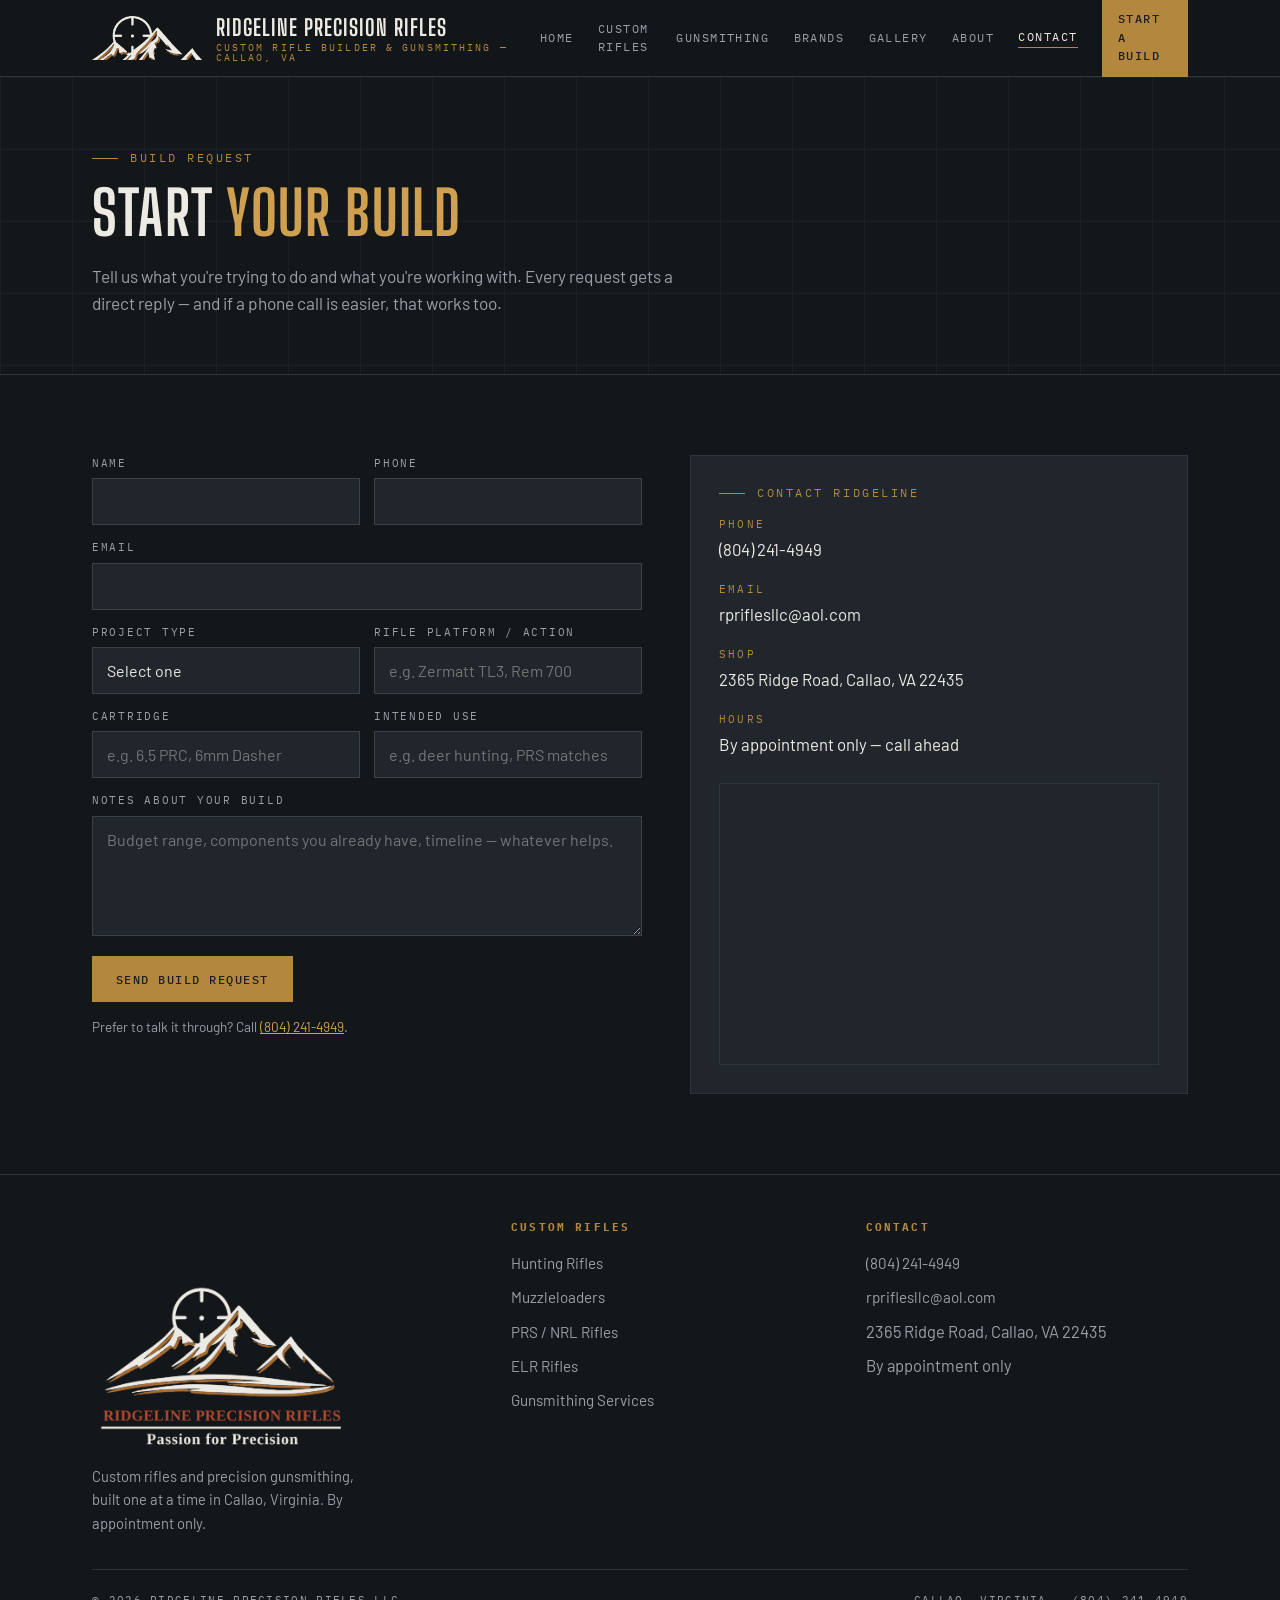
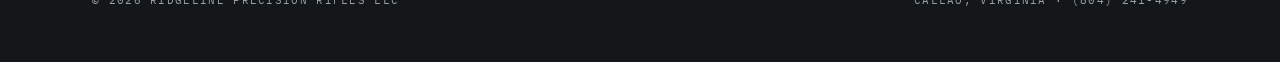
<file: contact.html>
<!DOCTYPE html>
<html lang="en">
<head>
<meta charset="UTF-8">
<meta name="viewport" content="width=device-width, initial-scale=1.0">
<title>Contact &amp; Build Request | Ridgeline Precision Rifles | Callao, VA</title>
<meta name="description" content="Start a custom rifle build or gunsmithing project with Ridgeline Precision Rifles in Callao, Virginia. Call (804) 241-4949, email, or send a build request. By appointment only.">
<link rel="canonical" href="https://rprifle.com/contact.html">
<meta property="og:title" content="Contact &amp; Build Request | Ridgeline Precision Rifles | Callao, VA">
<meta property="og:description" content="Start a custom rifle build or gunsmithing project with Ridgeline Precision Rifles in Callao, Virginia. Call (804) 241-4949, email, or send a build request. By appointment only.">
<meta property="og:type" content="website">
<meta property="og:url" content="https://rprifle.com/contact.html">
<meta property="og:image" content="https://rprifle.com/build1.png">
<link rel="preconnect" href="https://fonts.googleapis.com"><link rel="preconnect" href="https://fonts.gstatic.com" crossorigin><link href="https://fonts.googleapis.com/css2?family=Big+Shoulders+Display:wght@500;600;700&family=Barlow:wght@400;500;600&family=IBM+Plex+Mono:wght@400;500&display=swap" rel="stylesheet">
<link rel="icon" type="image/png" href="favicon.png">
<link rel="stylesheet" href="style.css">
</head>
<body>
<header>
  <div class="wrap nav">
    <a class="brand" href="index.html">
      <img class="brand-mark" src="logo-mark.png" alt="">
      <span class="brand-text"><b>Ridgeline Precision Rifles</b>
      <span>Custom Rifle Builder &amp; Gunsmithing &mdash; Callao, VA</span></span>
    </a>
    <button class="nav-toggle" aria-expanded="false" aria-controls="navlinks" onclick="var n=document.getElementById('navlinks');var o=n.classList.toggle('open');this.setAttribute('aria-expanded',o)">Menu</button>
    <nav class="nav-links" id="navlinks">
      <a href="index.html">Home</a>
      <a href="rifles.html">Custom Rifles</a>
      <a href="gunsmithing.html">Gunsmithing</a>
      <a href="brands.html">Brands</a>
      <a href="gallery.html">Gallery</a>
      <a href="about.html">About</a>
      <a href="contact.html" aria-current="page">Contact</a>
      <a class="nav-cta" href="contact.html">Start a Build</a>
    </nav>
  </div>
</header>
<section class="page-hero">
  <div class="wrap">
    <div class="eyebrow">Build Request</div>
    <h1>Start <em>your build</em></h1>
    <p class="lede">Tell us what you're trying to do and what you're working with. Every request gets a direct reply &mdash; and if a phone call is easier, that works too.</p>
  </div>
</section>

<section>
  <div class="wrap">
    <div class="split">
      <div>
        <form action="https://formsubmit.co/rpriflesllc@aol.com" method="POST">
          <input type="hidden" name="_subject" value="New build request &mdash; rprifle.com">
          <input type="hidden" name="_template" value="table">
          <input type="text" name="_honey" style="display:none" tabindex="-1" autocomplete="off">
          <div class="form-row">
            <div><label for="f-name">Name</label><input id="f-name" name="Name" type="text" required autocomplete="name"></div>
            <div><label for="f-phone">Phone</label><input id="f-phone" name="Phone" type="tel" required autocomplete="tel"></div>
          </div>
          <div><label for="f-email">Email</label><input id="f-email" name="Email" type="email" required autocomplete="email"></div>
          <div class="form-row">
            <div>
              <label for="f-type">Project type</label>
              <select id="f-type" name="Project type" required>
                <option value="" disabled selected>Select one</option>
                <option>Hunting rifle build</option>
                <option>Muzzleloader build</option>
                <option>PRS / NRL build</option>
                <option>ELR build</option>
                <option>Gunsmithing on existing rifle</option>
                <option>Optics mounting / setup</option>
                <option>Other / not sure yet</option>
              </select>
            </div>
            <div><label for="f-platform">Rifle platform / action</label><input id="f-platform" name="Platform or action" type="text" placeholder="e.g. Zermatt TL3, Rem 700"></div>
          </div>
          <div class="form-row">
            <div><label for="f-cartridge">Cartridge</label><input id="f-cartridge" name="Cartridge" type="text" placeholder="e.g. 6.5 PRC, 6mm Dasher"></div>
            <div><label for="f-use">Intended use</label><input id="f-use" name="Intended use" type="text" placeholder="e.g. deer hunting, PRS matches"></div>
          </div>
          <div><label for="f-notes">Notes about your build</label><textarea id="f-notes" name="Notes" placeholder="Budget range, components you already have, timeline &mdash; whatever helps."></textarea></div>
          <div><button class="btn btn-brass" type="submit" style="border:0;cursor:pointer">Send Build Request</button></div>
          <p class="form-note">Prefer to talk it through? Call <a href="tel:8042414949">(804) 241-4949</a>.</p>
        </form>
      </div>
      <aside>
        <div class="contact-card">
          <div class="eyebrow">Contact Ridgeline</div>
          <dl>
            <div><dt>Phone</dt><dd><a href="tel:8042414949">(804) 241-4949</a></dd></div>
            <div><dt>Email</dt><dd><a href="mailto:rpriflesllc@aol.com">rpriflesllc@aol.com</a></dd></div>
            <div><dt>Shop</dt><dd>2365 Ridge Road, Callao, VA 22435</dd></div>
            <div><dt>Hours</dt><dd>By appointment only &mdash; call ahead</dd></div>
          </dl>
          <div class="map">
            <iframe title="Map to Ridgeline Precision Rifles, 2365 Ridge Road, Callao VA" src="https://www.google.com/maps?q=2365%20Ridge%20Road%20Callao%20VA%2022435&z=13&output=embed" loading="lazy" referrerpolicy="no-referrer-when-downgrade"></iframe>
          </div>
        </div>
      </aside>
    </div>
  </div>
</section>
<footer>
  <div class="wrap">
    <div class="foot">
      <div>
        <a class="brand" href="index.html"><img class="foot-logo" src="logo-full-reversed.png" alt="Ridgeline Precision Rifles LLC &mdash; Passion for Precision"></a>
        <p style="margin-top:14px;font-size:.92rem;max-width:36ch">Custom rifles and precision gunsmithing, built one at a time in Callao, Virginia. By appointment only.</p>
      </div>
      <div>
        <h4>Custom Rifles</h4>
        <ul>
          <li><a href="hunting-rifles.html">Hunting Rifles</a></li>
          <li><a href="muzzleloaders.html">Muzzleloaders</a></li>
          <li><a href="prs-nrl-rifles.html">PRS / NRL Rifles</a></li>
          <li><a href="elr-rifles.html">ELR Rifles</a></li>
          <li><a href="gunsmithing.html">Gunsmithing Services</a></li>
        </ul>
      </div>
      <div>
        <h4>Contact</h4>
        <ul>
          <li><a href="tel:8042414949">(804) 241-4949</a></li>
          <li><a href="mailto:rpriflesllc@aol.com">rpriflesllc@aol.com</a></li>
          <li>2365 Ridge Road, Callao, VA 22435</li>
          <li>By appointment only</li>
        </ul>
      </div>
    </div>
    <div class="foot-legal">
      <span>&copy; 2026 Ridgeline Precision Rifles LLC</span>
      <span>Callao, Virginia &middot; (804) 241-4949</span>
    </div>
  </div>
</footer>
</body>
</html>
</file>
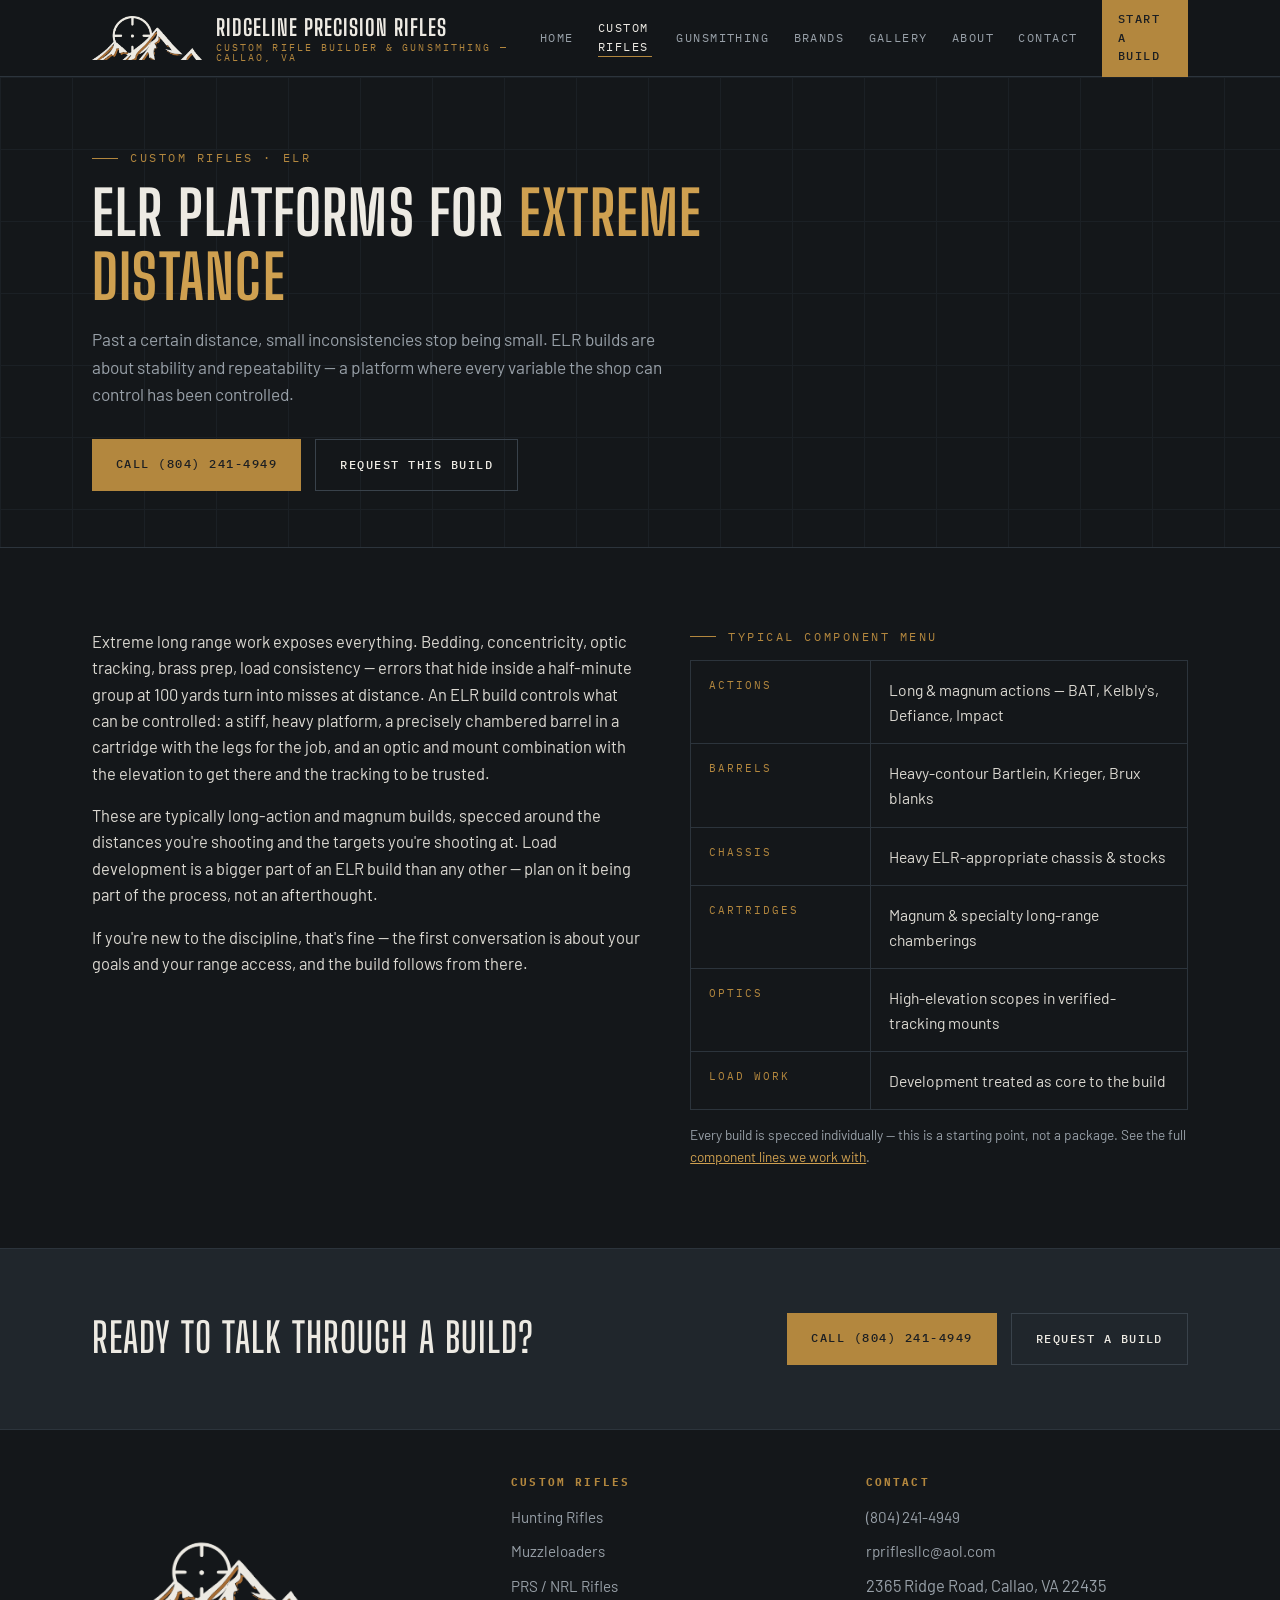
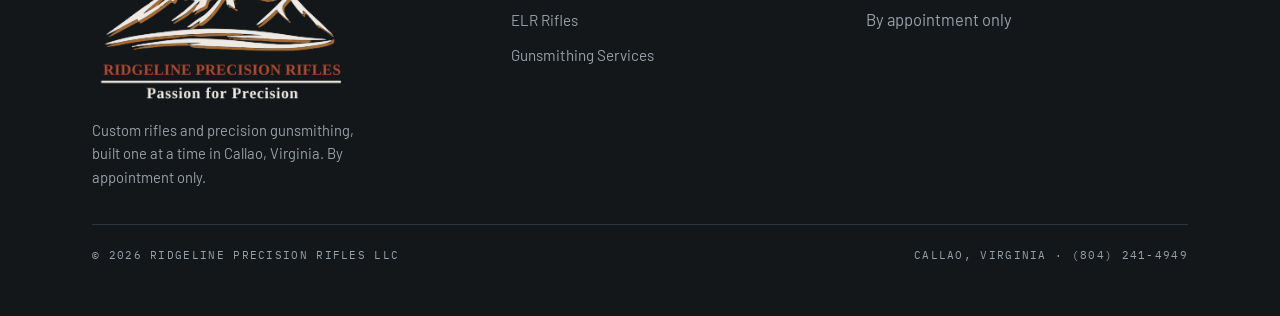
<file: elr-rifles.html>
<!DOCTYPE html>
<html lang="en">
<head>
<meta charset="UTF-8">
<meta name="viewport" content="width=device-width, initial-scale=1.0">
<title>ELR Rifle Builds | Extreme Long Range | Ridgeline Precision Rifles | Callao, VA</title>
<meta name="description" content="Custom ELR rifles built in Callao, Virginia — heavy, stable platforms around long-action and magnum cartridges, built for tracking, consistency, and hits at extreme distance.">
<link rel="canonical" href="https://rprifle.com/elr-rifles.html">
<meta property="og:title" content="ELR Rifle Builds | Extreme Long Range | Ridgeline Precision Rifles | Callao, VA">
<meta property="og:description" content="Custom ELR rifles built in Callao, Virginia — heavy, stable platforms around long-action and magnum cartridges, built for tracking, consistency, and hits at extreme distance.">
<meta property="og:type" content="website">
<meta property="og:url" content="https://rprifle.com/elr-rifles.html">
<meta property="og:image" content="https://rprifle.com/build1.png">
<link rel="preconnect" href="https://fonts.googleapis.com"><link rel="preconnect" href="https://fonts.gstatic.com" crossorigin><link href="https://fonts.googleapis.com/css2?family=Big+Shoulders+Display:wght@500;600;700&family=Barlow:wght@400;500;600&family=IBM+Plex+Mono:wght@400;500&display=swap" rel="stylesheet">
<link rel="icon" type="image/png" href="favicon.png">
<link rel="stylesheet" href="style.css">
</head>
<body>
<header>
  <div class="wrap nav">
    <a class="brand" href="index.html">
      <img class="brand-mark" src="logo-mark.png" alt="">
      <span class="brand-text"><b>Ridgeline Precision Rifles</b>
      <span>Custom Rifle Builder &amp; Gunsmithing &mdash; Callao, VA</span></span>
    </a>
    <button class="nav-toggle" aria-expanded="false" aria-controls="navlinks" onclick="var n=document.getElementById('navlinks');var o=n.classList.toggle('open');this.setAttribute('aria-expanded',o)">Menu</button>
    <nav class="nav-links" id="navlinks">
      <a href="index.html">Home</a>
      <a href="rifles.html" aria-current="page">Custom Rifles</a>
      <a href="gunsmithing.html">Gunsmithing</a>
      <a href="brands.html">Brands</a>
      <a href="gallery.html">Gallery</a>
      <a href="about.html">About</a>
      <a href="contact.html">Contact</a>
      <a class="nav-cta" href="contact.html">Start a Build</a>
    </nav>
  </div>
</header>
<section class="page-hero">
  <div class="wrap">
    <div class="eyebrow">Custom Rifles &middot; ELR</div>
    <h1>ELR platforms for <em>extreme distance</em></h1>
    <p class="lede">Past a certain distance, small inconsistencies stop being small. ELR builds are about stability and repeatability — a platform where every variable the shop can control has been controlled.</p>
    <div class="cta-row">
      <a class="btn btn-brass" href="tel:8042414949">Call (804) 241-4949</a>
      <a class="btn btn-ghost" href="contact.html">Request This Build</a>
    </div>
  </div>
</section>

<section>
  <div class="wrap">
    <div class="split">
      <div class="prose">
        <p>Extreme long range work exposes everything. Bedding, concentricity, optic tracking, brass prep, load consistency &mdash; errors that hide inside a half-minute group at 100 yards turn into misses at distance. An ELR build controls what can be controlled: a stiff, heavy platform, a precisely chambered barrel in a cartridge with the legs for the job, and an optic and mount combination with the elevation to get there and the tracking to be trusted.</p>
        <p>These are typically long-action and magnum builds, specced around the distances you're shooting and the targets you're shooting at. Load development is a bigger part of an ELR build than any other &mdash; plan on it being part of the process, not an afterthought.</p>
        <p>If you're new to the discipline, that's fine &mdash; the first conversation is about your goals and your range access, and the build follows from there.</p>
      </div>
      <div>
        <div class="eyebrow">Typical Component Menu</div>
        <dl class="comp-menu">
      <div><dt>Actions</dt><dd>Long &amp; magnum actions &mdash; BAT, Kelbly's, Defiance, Impact</dd></div>
      <div><dt>Barrels</dt><dd>Heavy-contour Bartlein, Krieger, Brux blanks</dd></div>
      <div><dt>Chassis</dt><dd>Heavy ELR-appropriate chassis &amp; stocks</dd></div>
      <div><dt>Cartridges</dt><dd>Magnum &amp; specialty long-range chamberings</dd></div>
      <div><dt>Optics</dt><dd>High-elevation scopes in verified-tracking mounts</dd></div>
      <div><dt>Load Work</dt><dd>Development treated as core to the build</dd></div>
        </dl>
        <p style="margin-top:14px;font-size:.85rem;color:var(--text-dim)">Every build is specced individually &mdash; this is a starting point, not a package. See the full <a href="brands.html">component lines we work with</a>.</p>
      </div>
    </div>
  </div>
</section>
<section class="cta-band">
  <div class="wrap">
    <h2>Ready to talk through a build?</h2>
    <div class="cta-row" style="margin-top:0">
      <a class="btn btn-brass" href="tel:8042414949">Call (804) 241-4949</a>
      <a class="btn btn-ghost" href="contact.html">Request a Build</a>
    </div>
  </div>
</section>
<footer>
  <div class="wrap">
    <div class="foot">
      <div>
        <a class="brand" href="index.html"><img class="foot-logo" src="logo-full-reversed.png" alt="Ridgeline Precision Rifles LLC &mdash; Passion for Precision"></a>
        <p style="margin-top:14px;font-size:.92rem;max-width:36ch">Custom rifles and precision gunsmithing, built one at a time in Callao, Virginia. By appointment only.</p>
      </div>
      <div>
        <h4>Custom Rifles</h4>
        <ul>
          <li><a href="hunting-rifles.html">Hunting Rifles</a></li>
          <li><a href="muzzleloaders.html">Muzzleloaders</a></li>
          <li><a href="prs-nrl-rifles.html">PRS / NRL Rifles</a></li>
          <li><a href="elr-rifles.html">ELR Rifles</a></li>
          <li><a href="gunsmithing.html">Gunsmithing Services</a></li>
        </ul>
      </div>
      <div>
        <h4>Contact</h4>
        <ul>
          <li><a href="tel:8042414949">(804) 241-4949</a></li>
          <li><a href="mailto:rpriflesllc@aol.com">rpriflesllc@aol.com</a></li>
          <li>2365 Ridge Road, Callao, VA 22435</li>
          <li>By appointment only</li>
        </ul>
      </div>
    </div>
    <div class="foot-legal">
      <span>&copy; 2026 Ridgeline Precision Rifles LLC</span>
      <span>Callao, Virginia &middot; (804) 241-4949</span>
    </div>
  </div>
</footer>
</body>
</html>
</file>
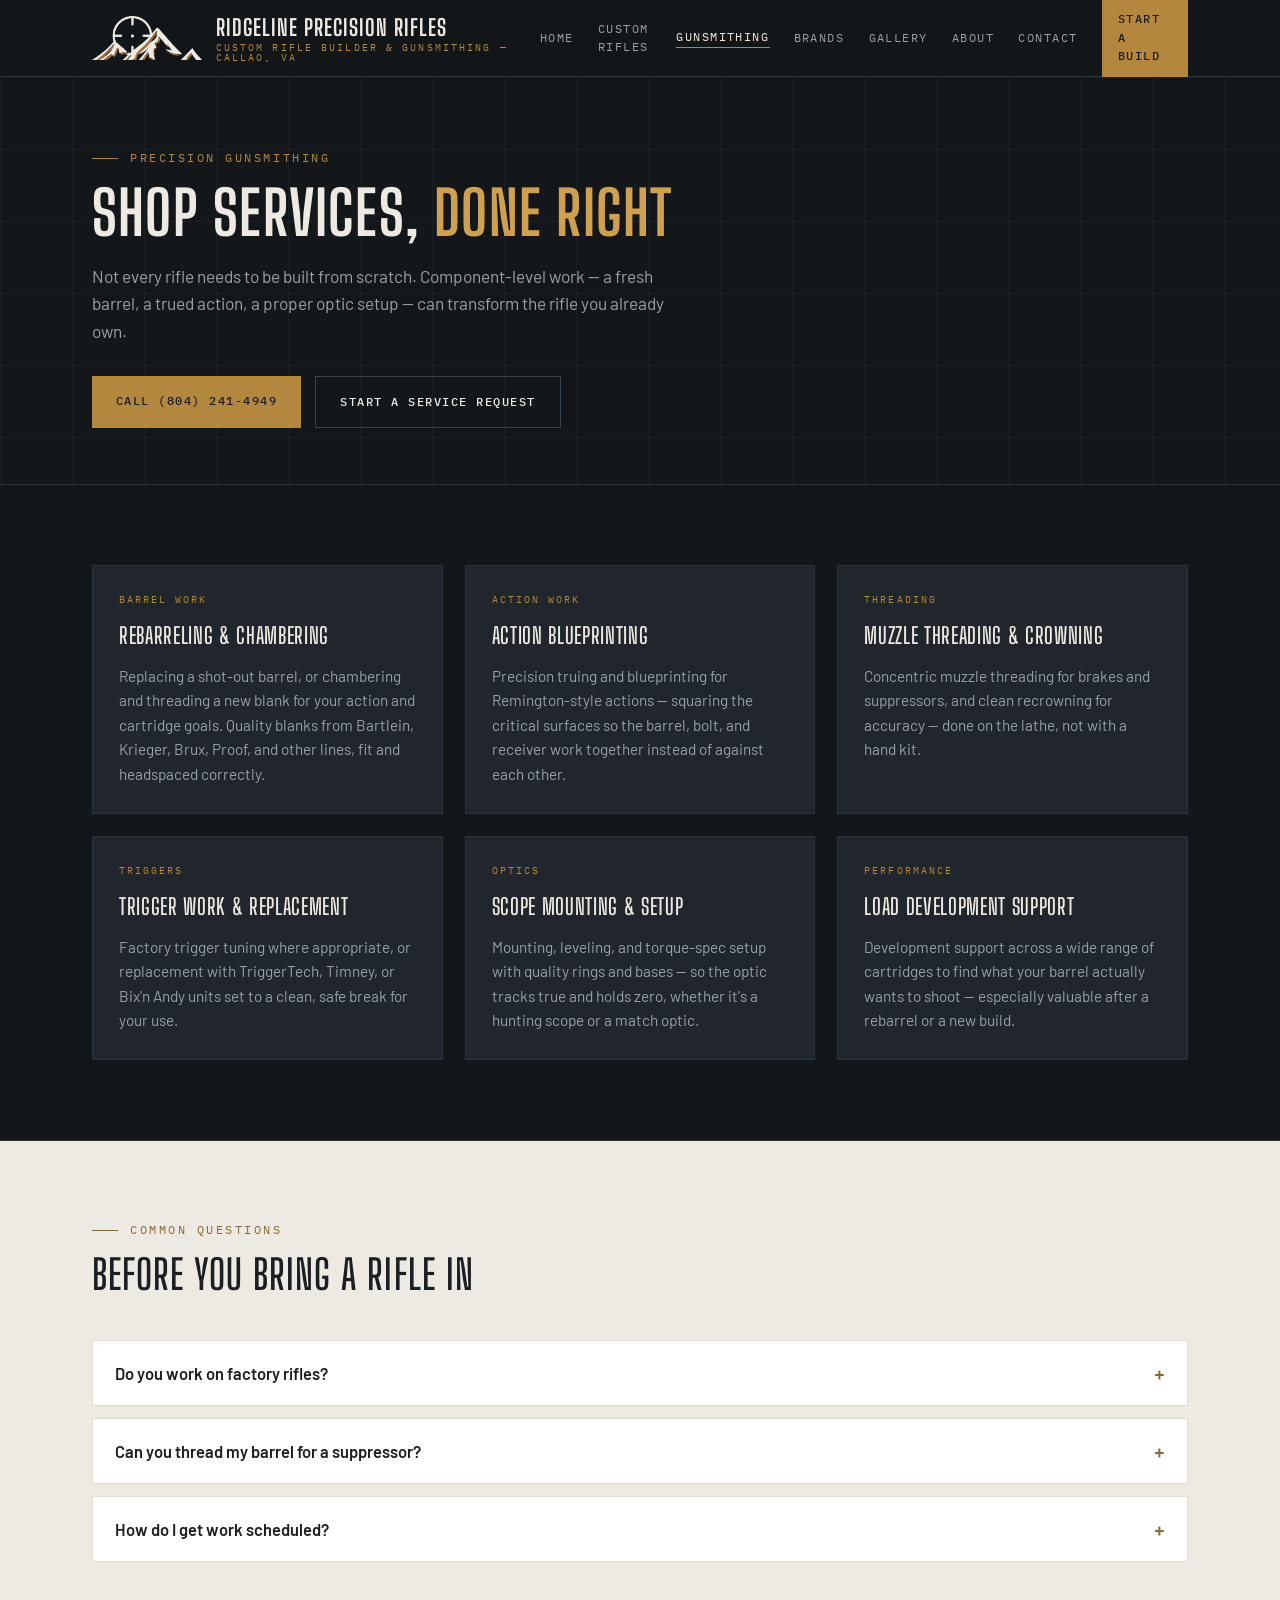
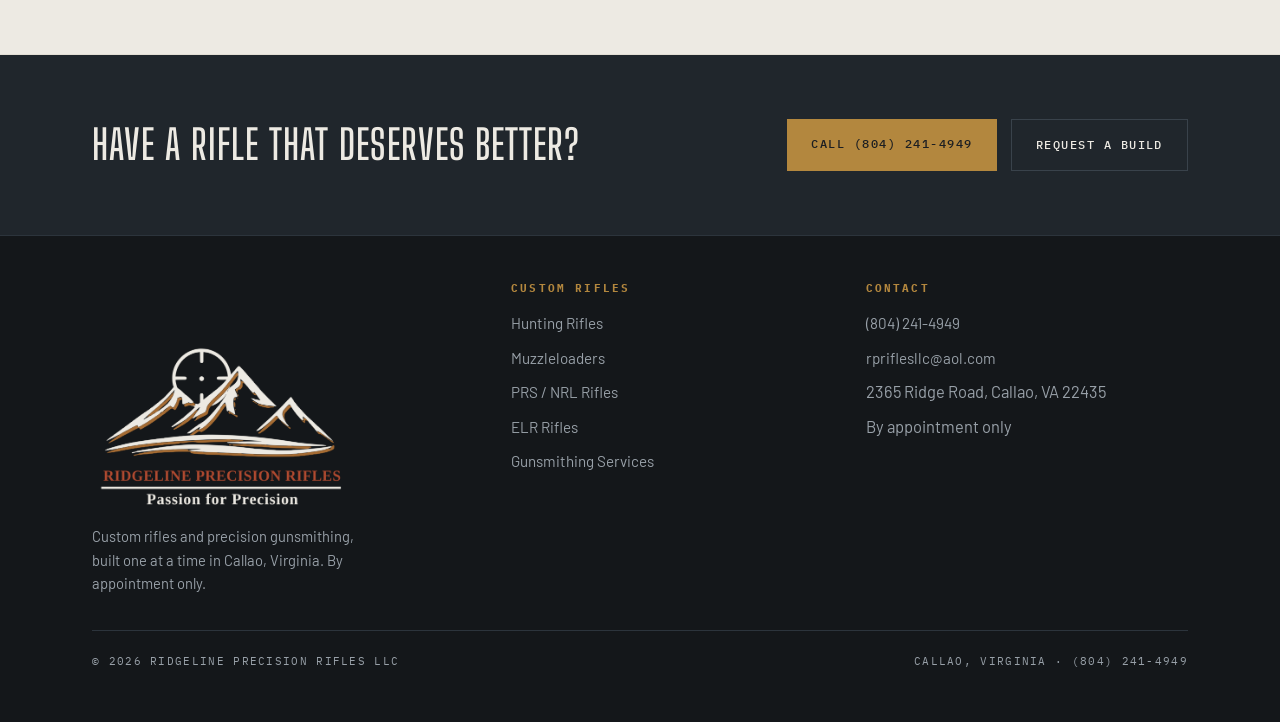
<file: gunsmithing.html>
<!DOCTYPE html>
<html lang="en">
<head>
<meta charset="UTF-8">
<meta name="viewport" content="width=device-width, initial-scale=1.0">
<title>Precision Gunsmithing Services | Rebarreling, Blueprinting, Optics | Ridgeline Precision Rifles</title>
<meta name="description" content="Precision gunsmithing in Callao, Virginia: rebarreling and chambering, action blueprinting, muzzle threading and crowning, trigger work, scope mounting, and load development support.">
<link rel="canonical" href="https://rprifle.com/gunsmithing.html">
<meta property="og:title" content="Precision Gunsmithing Services | Rebarreling, Blueprinting, Optics | Ridgeline Precision Rifles">
<meta property="og:description" content="Precision gunsmithing in Callao, Virginia: rebarreling and chambering, action blueprinting, muzzle threading and crowning, trigger work, scope mounting, and load development support.">
<meta property="og:type" content="website">
<meta property="og:url" content="https://rprifle.com/gunsmithing.html">
<meta property="og:image" content="https://rprifle.com/build1.png">
<link rel="preconnect" href="https://fonts.googleapis.com"><link rel="preconnect" href="https://fonts.gstatic.com" crossorigin><link href="https://fonts.googleapis.com/css2?family=Big+Shoulders+Display:wght@500;600;700&family=Barlow:wght@400;500;600&family=IBM+Plex+Mono:wght@400;500&display=swap" rel="stylesheet">
<link rel="icon" type="image/png" href="favicon.png">
<link rel="stylesheet" href="style.css">
</head>
<body>
<header>
  <div class="wrap nav">
    <a class="brand" href="index.html">
      <img class="brand-mark" src="logo-mark.png" alt="">
      <span class="brand-text"><b>Ridgeline Precision Rifles</b>
      <span>Custom Rifle Builder &amp; Gunsmithing &mdash; Callao, VA</span></span>
    </a>
    <button class="nav-toggle" aria-expanded="false" aria-controls="navlinks" onclick="var n=document.getElementById('navlinks');var o=n.classList.toggle('open');this.setAttribute('aria-expanded',o)">Menu</button>
    <nav class="nav-links" id="navlinks">
      <a href="index.html">Home</a>
      <a href="rifles.html">Custom Rifles</a>
      <a href="gunsmithing.html" aria-current="page">Gunsmithing</a>
      <a href="brands.html">Brands</a>
      <a href="gallery.html">Gallery</a>
      <a href="about.html">About</a>
      <a href="contact.html">Contact</a>
      <a class="nav-cta" href="contact.html">Start a Build</a>
    </nav>
  </div>
</header>
<section class="page-hero">
  <div class="wrap">
    <div class="eyebrow">Precision Gunsmithing</div>
    <h1>Shop services, <em>done right</em></h1>
    <p class="lede">Not every rifle needs to be built from scratch. Component-level work &mdash; a fresh barrel, a trued action, a proper optic setup &mdash; can transform the rifle you already own.</p>
    <div class="cta-row">
      <a class="btn btn-brass" href="tel:8042414949">Call (804) 241-4949</a>
      <a class="btn btn-ghost" href="contact.html">Start a Service Request</a>
    </div>
  </div>
</section>

<section>
  <div class="wrap">
    <div class="grid-3">
      <div class="card">
        <div class="tag">Barrel Work</div>
        <h3>Rebarreling &amp; Chambering</h3>
        <p>Replacing a shot-out barrel, or chambering and threading a new blank for your action and cartridge goals. Quality blanks from Bartlein, Krieger, Brux, Proof, and other lines, fit and headspaced correctly.</p>
      </div>
      <div class="card">
        <div class="tag">Action Work</div>
        <h3>Action Blueprinting</h3>
        <p>Precision truing and blueprinting for Remington-style actions &mdash; squaring the critical surfaces so the barrel, bolt, and receiver work together instead of against each other.</p>
      </div>
      <div class="card">
        <div class="tag">Threading</div>
        <h3>Muzzle Threading &amp; Crowning</h3>
        <p>Concentric muzzle threading for brakes and suppressors, and clean recrowning for accuracy &mdash; done on the lathe, not with a hand kit.</p>
      </div>
      <div class="card">
        <div class="tag">Triggers</div>
        <h3>Trigger Work &amp; Replacement</h3>
        <p>Factory trigger tuning where appropriate, or replacement with TriggerTech, Timney, or Bix'n Andy units set to a clean, safe break for your use.</p>
      </div>
      <div class="card">
        <div class="tag">Optics</div>
        <h3>Scope Mounting &amp; Setup</h3>
        <p>Mounting, leveling, and torque-spec setup with quality rings and bases &mdash; so the optic tracks true and holds zero, whether it's a hunting scope or a match optic.</p>
      </div>
      <div class="card">
        <div class="tag">Performance</div>
        <h3>Load Development Support</h3>
        <p>Development support across a wide range of cartridges to find what your barrel actually wants to shoot &mdash; especially valuable after a rebarrel or a new build.</p>
      </div>
    </div>
  </div>
</section>

<section class="light">
  <div class="wrap">
    <div class="section-head">
      <div class="eyebrow">Common Questions</div>
      <h2>Before you bring a rifle in</h2>
    </div>
    <details>
      <summary>Do you work on factory rifles?</summary>
      <p>Yes. A factory rifle with a good action is often the smartest starting point &mdash; a rebarrel, trigger, and proper optic setup can take it a long way without the cost of a full custom build.</p>
    </details>
    <details>
      <summary>Can you thread my barrel for a suppressor?</summary>
      <p>Yes &mdash; muzzle threading is done concentric to the bore on the lathe, in the thread pitch your suppressor or brake requires, with a clean recrown.</p>
    </details>
    <details>
      <summary>How do I get work scheduled?</summary>
      <p>Call or email to talk through the job first. The shop is by appointment only, which keeps every visit focused on your rifle.</p>
    </details>
  </div>
</section>
<section class="cta-band">
  <div class="wrap">
    <h2>Have a rifle that deserves better?</h2>
    <div class="cta-row" style="margin-top:0">
      <a class="btn btn-brass" href="tel:8042414949">Call (804) 241-4949</a>
      <a class="btn btn-ghost" href="contact.html">Request a Build</a>
    </div>
  </div>
</section>
<footer>
  <div class="wrap">
    <div class="foot">
      <div>
        <a class="brand" href="index.html"><img class="foot-logo" src="logo-full-reversed.png" alt="Ridgeline Precision Rifles LLC &mdash; Passion for Precision"></a>
        <p style="margin-top:14px;font-size:.92rem;max-width:36ch">Custom rifles and precision gunsmithing, built one at a time in Callao, Virginia. By appointment only.</p>
      </div>
      <div>
        <h4>Custom Rifles</h4>
        <ul>
          <li><a href="hunting-rifles.html">Hunting Rifles</a></li>
          <li><a href="muzzleloaders.html">Muzzleloaders</a></li>
          <li><a href="prs-nrl-rifles.html">PRS / NRL Rifles</a></li>
          <li><a href="elr-rifles.html">ELR Rifles</a></li>
          <li><a href="gunsmithing.html">Gunsmithing Services</a></li>
        </ul>
      </div>
      <div>
        <h4>Contact</h4>
        <ul>
          <li><a href="tel:8042414949">(804) 241-4949</a></li>
          <li><a href="mailto:rpriflesllc@aol.com">rpriflesllc@aol.com</a></li>
          <li>2365 Ridge Road, Callao, VA 22435</li>
          <li>By appointment only</li>
        </ul>
      </div>
    </div>
    <div class="foot-legal">
      <span>&copy; 2026 Ridgeline Precision Rifles LLC</span>
      <span>Callao, Virginia &middot; (804) 241-4949</span>
    </div>
  </div>
</footer>
</body>
</html>
</file>
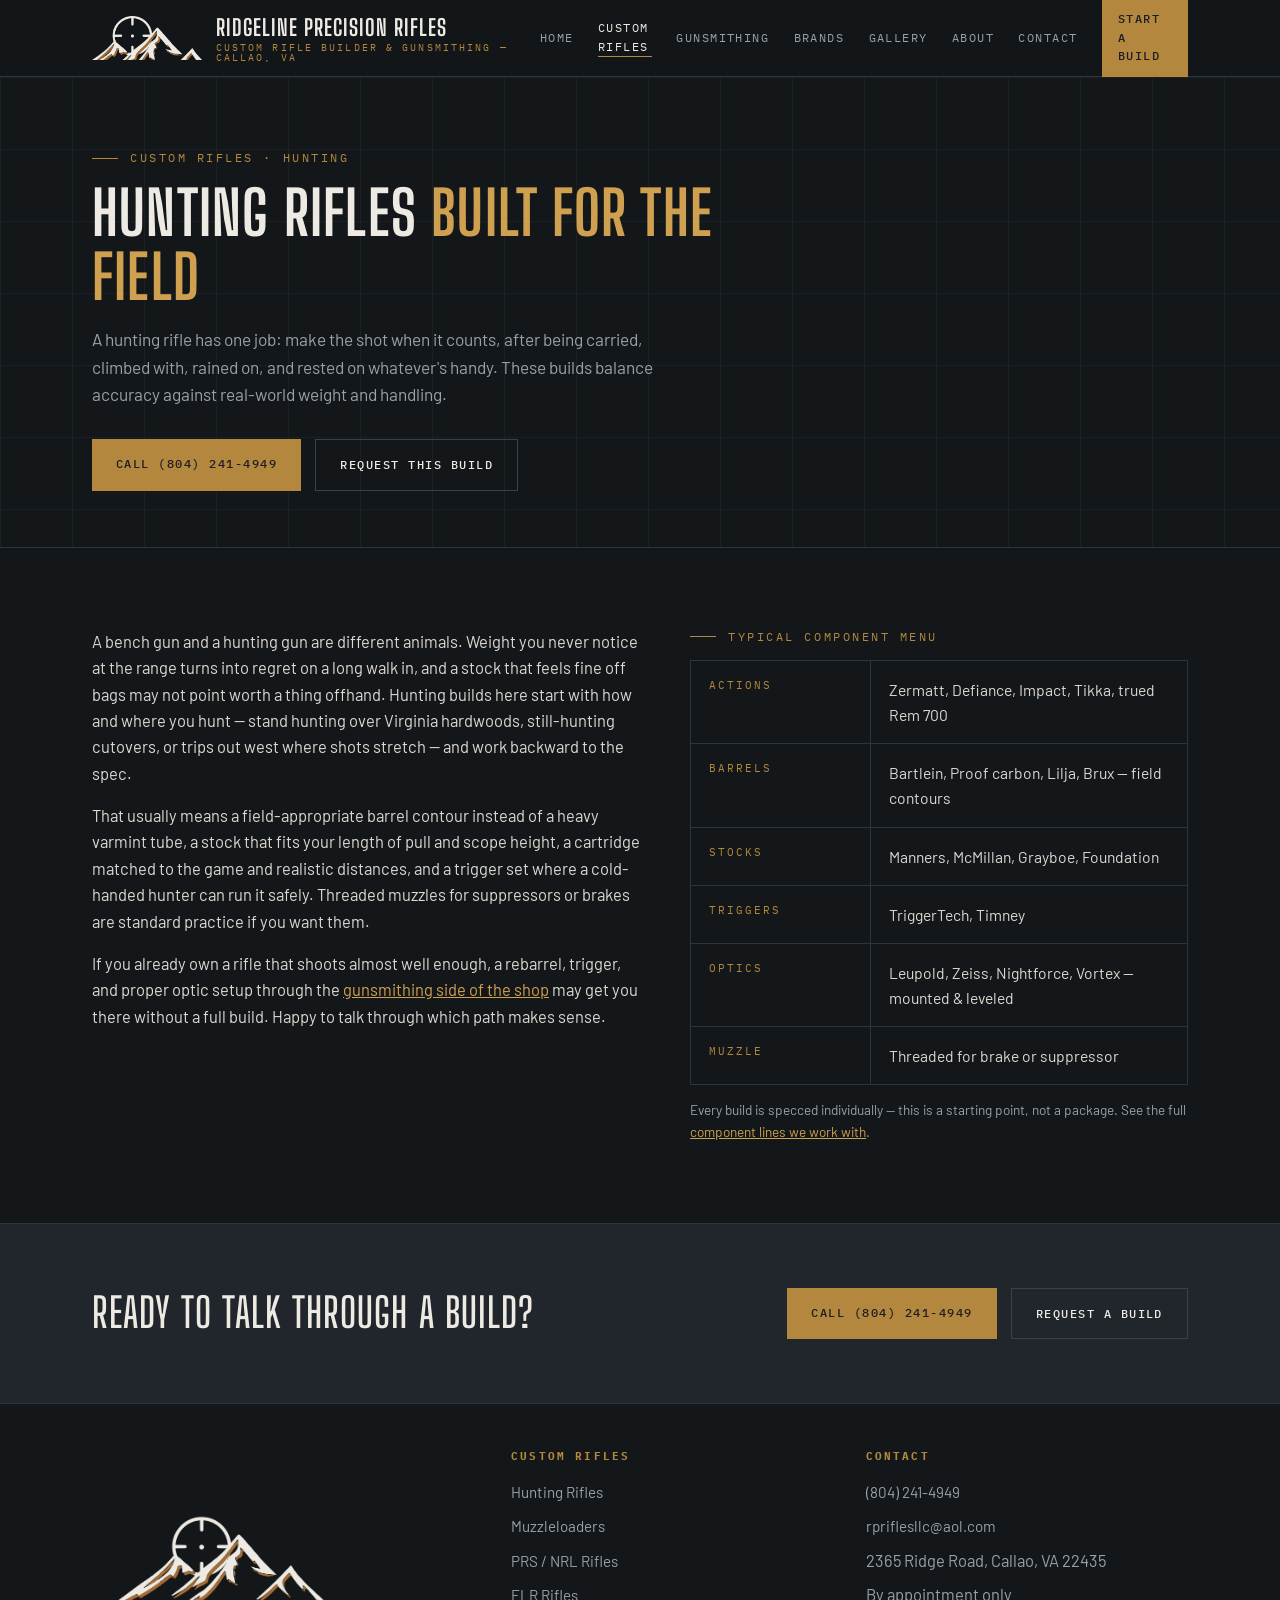
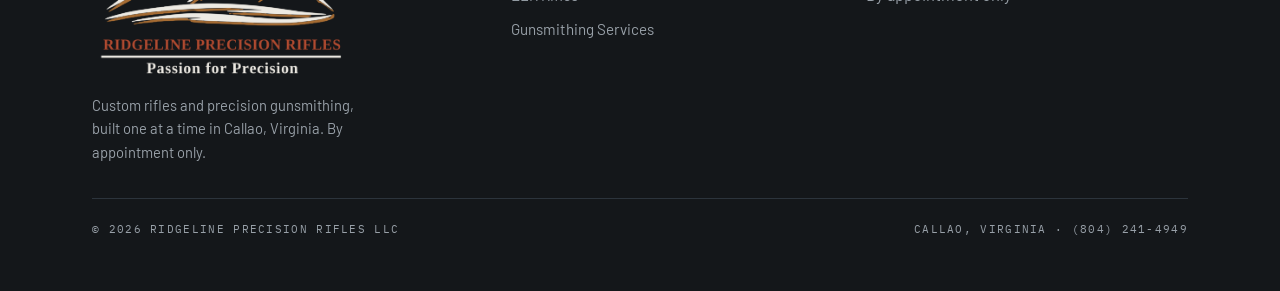
<file: hunting-rifles.html>
<!DOCTYPE html>
<html lang="en">
<head>
<meta charset="UTF-8">
<meta name="viewport" content="width=device-width, initial-scale=1.0">
<title>Custom Hunting Rifle Builds | Ridgeline Precision Rifles | Callao, VA</title>
<meta name="description" content="Custom hunting rifles built in Callao, Virginia — field-weight precision builds with the action, barrel contour, stock, and cartridge chosen for the way you actually hunt.">
<link rel="canonical" href="https://rprifle.com/hunting-rifles.html">
<meta property="og:title" content="Custom Hunting Rifle Builds | Ridgeline Precision Rifles | Callao, VA">
<meta property="og:description" content="Custom hunting rifles built in Callao, Virginia — field-weight precision builds with the action, barrel contour, stock, and cartridge chosen for the way you actually hunt.">
<meta property="og:type" content="website">
<meta property="og:url" content="https://rprifle.com/hunting-rifles.html">
<meta property="og:image" content="https://rprifle.com/build1.png">
<link rel="preconnect" href="https://fonts.googleapis.com"><link rel="preconnect" href="https://fonts.gstatic.com" crossorigin><link href="https://fonts.googleapis.com/css2?family=Big+Shoulders+Display:wght@500;600;700&family=Barlow:wght@400;500;600&family=IBM+Plex+Mono:wght@400;500&display=swap" rel="stylesheet">
<link rel="icon" type="image/png" href="favicon.png">
<link rel="stylesheet" href="style.css">
</head>
<body>
<header>
  <div class="wrap nav">
    <a class="brand" href="index.html">
      <img class="brand-mark" src="logo-mark.png" alt="">
      <span class="brand-text"><b>Ridgeline Precision Rifles</b>
      <span>Custom Rifle Builder &amp; Gunsmithing &mdash; Callao, VA</span></span>
    </a>
    <button class="nav-toggle" aria-expanded="false" aria-controls="navlinks" onclick="var n=document.getElementById('navlinks');var o=n.classList.toggle('open');this.setAttribute('aria-expanded',o)">Menu</button>
    <nav class="nav-links" id="navlinks">
      <a href="index.html">Home</a>
      <a href="rifles.html" aria-current="page">Custom Rifles</a>
      <a href="gunsmithing.html">Gunsmithing</a>
      <a href="brands.html">Brands</a>
      <a href="gallery.html">Gallery</a>
      <a href="about.html">About</a>
      <a href="contact.html">Contact</a>
      <a class="nav-cta" href="contact.html">Start a Build</a>
    </nav>
  </div>
</header>
<section class="page-hero">
  <div class="wrap">
    <div class="eyebrow">Custom Rifles &middot; Hunting</div>
    <h1>Hunting rifles <em>built for the field</em></h1>
    <p class="lede">A hunting rifle has one job: make the shot when it counts, after being carried, climbed with, rained on, and rested on whatever's handy. These builds balance accuracy against real-world weight and handling.</p>
    <div class="cta-row">
      <a class="btn btn-brass" href="tel:8042414949">Call (804) 241-4949</a>
      <a class="btn btn-ghost" href="contact.html">Request This Build</a>
    </div>
  </div>
</section>

<section>
  <div class="wrap">
    <div class="split">
      <div class="prose">
        <p>A bench gun and a hunting gun are different animals. Weight you never notice at the range turns into regret on a long walk in, and a stock that feels fine off bags may not point worth a thing offhand. Hunting builds here start with how and where you hunt &mdash; stand hunting over Virginia hardwoods, still-hunting cutovers, or trips out west where shots stretch &mdash; and work backward to the spec.</p>
        <p>That usually means a field-appropriate barrel contour instead of a heavy varmint tube, a stock that fits your length of pull and scope height, a cartridge matched to the game and realistic distances, and a trigger set where a cold-handed hunter can run it safely. Threaded muzzles for suppressors or brakes are standard practice if you want them.</p>
        <p>If you already own a rifle that shoots almost well enough, a rebarrel, trigger, and proper optic setup through the <a href="gunsmithing.html">gunsmithing side of the shop</a> may get you there without a full build. Happy to talk through which path makes sense.</p>
      </div>
      <div>
        <div class="eyebrow">Typical Component Menu</div>
        <dl class="comp-menu">
      <div><dt>Actions</dt><dd>Zermatt, Defiance, Impact, Tikka, trued Rem 700</dd></div>
      <div><dt>Barrels</dt><dd>Bartlein, Proof carbon, Lilja, Brux &mdash; field contours</dd></div>
      <div><dt>Stocks</dt><dd>Manners, McMillan, Grayboe, Foundation</dd></div>
      <div><dt>Triggers</dt><dd>TriggerTech, Timney</dd></div>
      <div><dt>Optics</dt><dd>Leupold, Zeiss, Nightforce, Vortex &mdash; mounted &amp; leveled</dd></div>
      <div><dt>Muzzle</dt><dd>Threaded for brake or suppressor</dd></div>
        </dl>
        <p style="margin-top:14px;font-size:.85rem;color:var(--text-dim)">Every build is specced individually &mdash; this is a starting point, not a package. See the full <a href="brands.html">component lines we work with</a>.</p>
      </div>
    </div>
  </div>
</section>
<section class="cta-band">
  <div class="wrap">
    <h2>Ready to talk through a build?</h2>
    <div class="cta-row" style="margin-top:0">
      <a class="btn btn-brass" href="tel:8042414949">Call (804) 241-4949</a>
      <a class="btn btn-ghost" href="contact.html">Request a Build</a>
    </div>
  </div>
</section>
<footer>
  <div class="wrap">
    <div class="foot">
      <div>
        <a class="brand" href="index.html"><img class="foot-logo" src="logo-full-reversed.png" alt="Ridgeline Precision Rifles LLC &mdash; Passion for Precision"></a>
        <p style="margin-top:14px;font-size:.92rem;max-width:36ch">Custom rifles and precision gunsmithing, built one at a time in Callao, Virginia. By appointment only.</p>
      </div>
      <div>
        <h4>Custom Rifles</h4>
        <ul>
          <li><a href="hunting-rifles.html">Hunting Rifles</a></li>
          <li><a href="muzzleloaders.html">Muzzleloaders</a></li>
          <li><a href="prs-nrl-rifles.html">PRS / NRL Rifles</a></li>
          <li><a href="elr-rifles.html">ELR Rifles</a></li>
          <li><a href="gunsmithing.html">Gunsmithing Services</a></li>
        </ul>
      </div>
      <div>
        <h4>Contact</h4>
        <ul>
          <li><a href="tel:8042414949">(804) 241-4949</a></li>
          <li><a href="mailto:rpriflesllc@aol.com">rpriflesllc@aol.com</a></li>
          <li>2365 Ridge Road, Callao, VA 22435</li>
          <li>By appointment only</li>
        </ul>
      </div>
    </div>
    <div class="foot-legal">
      <span>&copy; 2026 Ridgeline Precision Rifles LLC</span>
      <span>Callao, Virginia &middot; (804) 241-4949</span>
    </div>
  </div>
</footer>
</body>
</html>
</file>
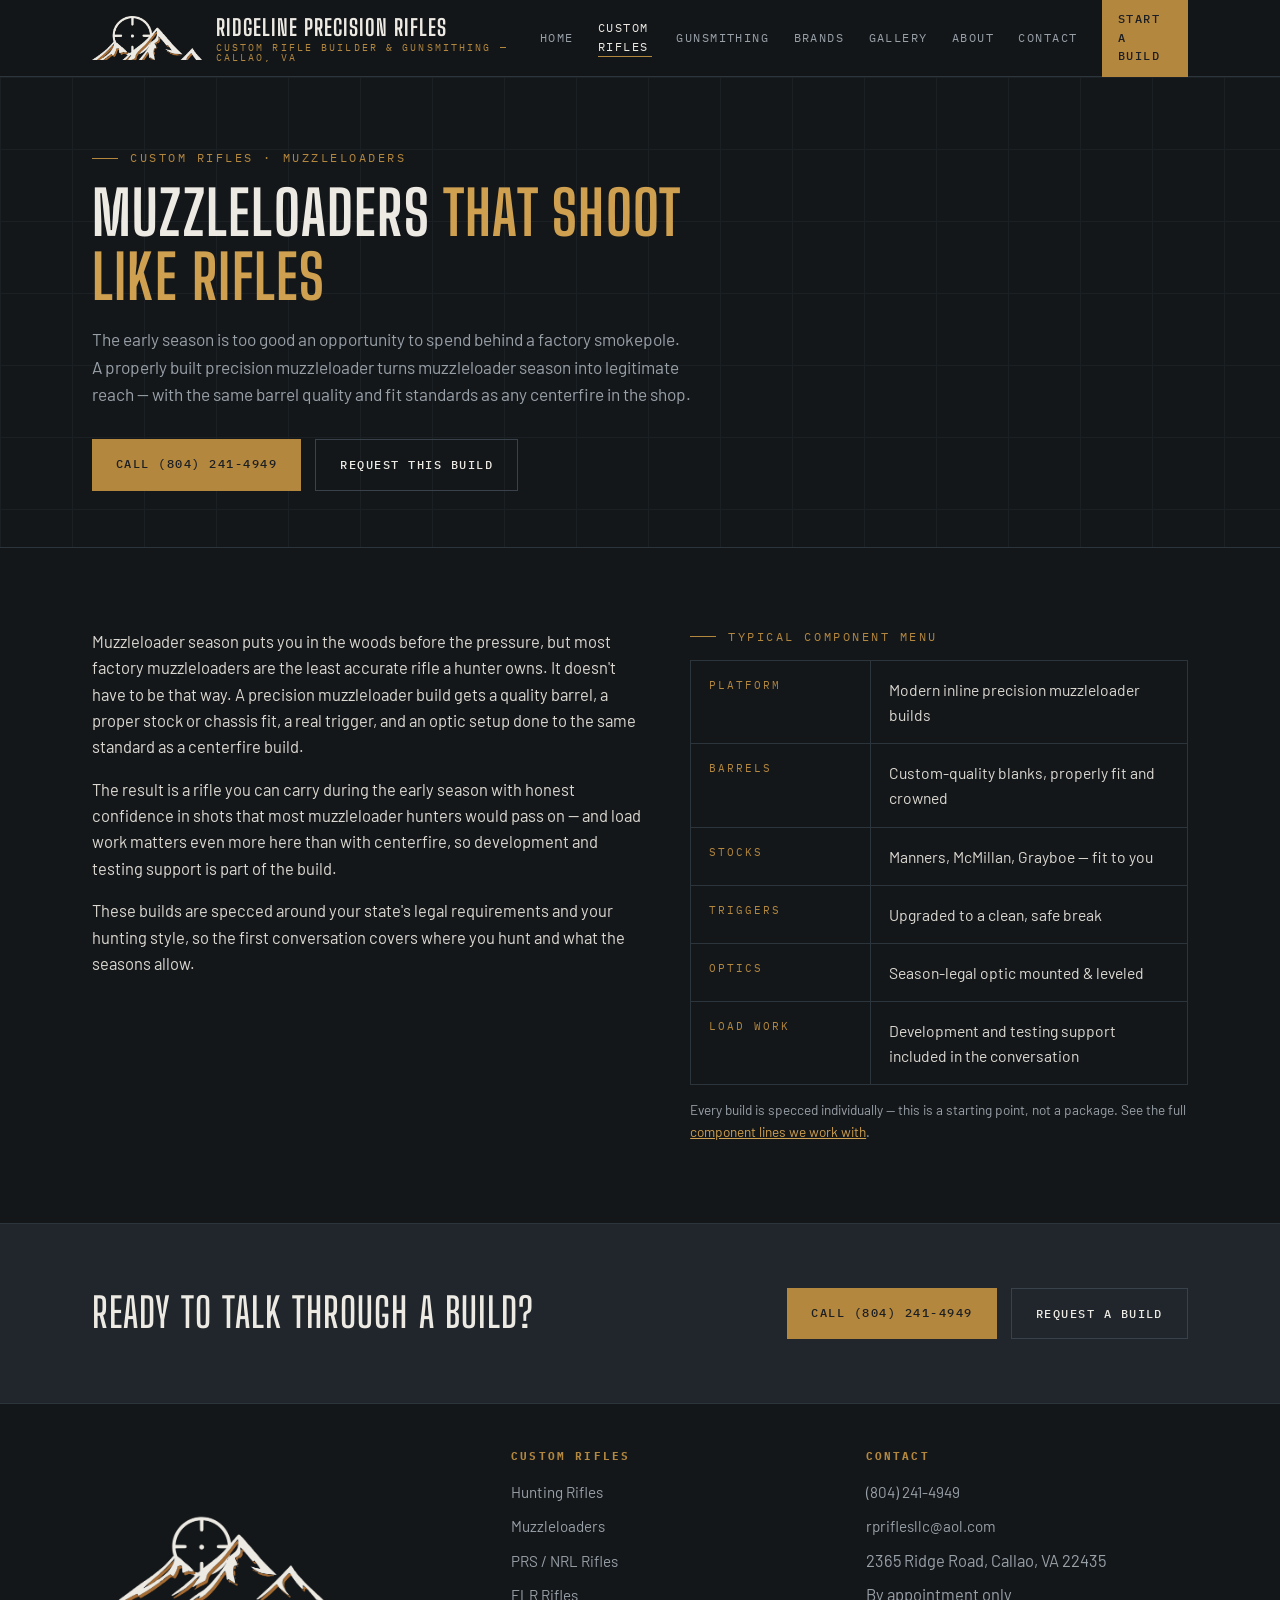
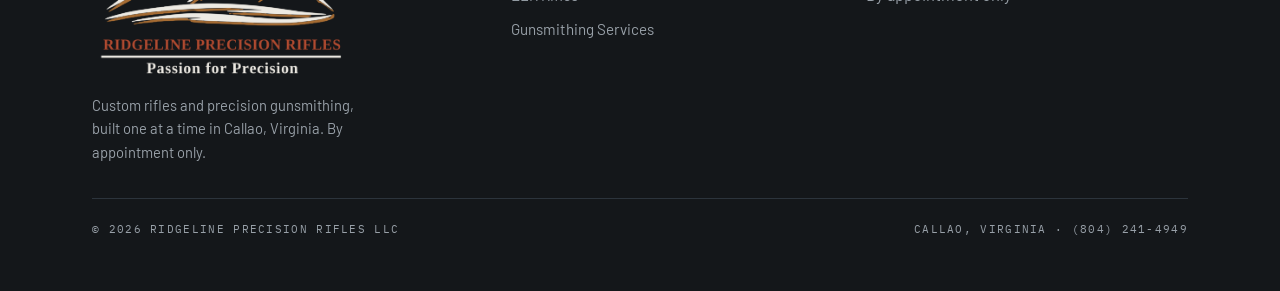
<file: muzzleloaders.html>
<!DOCTYPE html>
<html lang="en">
<head>
<meta charset="UTF-8">
<meta name="viewport" content="width=device-width, initial-scale=1.0">
<title>Custom Precision Muzzleloader Builds | Ridgeline Precision Rifles | Callao, VA</title>
<meta name="description" content="Modern precision muzzleloaders built in Callao, Virginia — custom barrel work and components that stretch early-season accuracy well beyond factory smokepoles.">
<link rel="canonical" href="https://rprifle.com/muzzleloaders.html">
<meta property="og:title" content="Custom Precision Muzzleloader Builds | Ridgeline Precision Rifles | Callao, VA">
<meta property="og:description" content="Modern precision muzzleloaders built in Callao, Virginia — custom barrel work and components that stretch early-season accuracy well beyond factory smokepoles.">
<meta property="og:type" content="website">
<meta property="og:url" content="https://rprifle.com/muzzleloaders.html">
<meta property="og:image" content="https://rprifle.com/build1.png">
<link rel="preconnect" href="https://fonts.googleapis.com"><link rel="preconnect" href="https://fonts.gstatic.com" crossorigin><link href="https://fonts.googleapis.com/css2?family=Big+Shoulders+Display:wght@500;600;700&family=Barlow:wght@400;500;600&family=IBM+Plex+Mono:wght@400;500&display=swap" rel="stylesheet">
<link rel="icon" type="image/png" href="favicon.png">
<link rel="stylesheet" href="style.css">
</head>
<body>
<header>
  <div class="wrap nav">
    <a class="brand" href="index.html">
      <img class="brand-mark" src="logo-mark.png" alt="">
      <span class="brand-text"><b>Ridgeline Precision Rifles</b>
      <span>Custom Rifle Builder &amp; Gunsmithing &mdash; Callao, VA</span></span>
    </a>
    <button class="nav-toggle" aria-expanded="false" aria-controls="navlinks" onclick="var n=document.getElementById('navlinks');var o=n.classList.toggle('open');this.setAttribute('aria-expanded',o)">Menu</button>
    <nav class="nav-links" id="navlinks">
      <a href="index.html">Home</a>
      <a href="rifles.html" aria-current="page">Custom Rifles</a>
      <a href="gunsmithing.html">Gunsmithing</a>
      <a href="brands.html">Brands</a>
      <a href="gallery.html">Gallery</a>
      <a href="about.html">About</a>
      <a href="contact.html">Contact</a>
      <a class="nav-cta" href="contact.html">Start a Build</a>
    </nav>
  </div>
</header>
<section class="page-hero">
  <div class="wrap">
    <div class="eyebrow">Custom Rifles &middot; Muzzleloaders</div>
    <h1>Muzzleloaders <em>that shoot like rifles</em></h1>
    <p class="lede">The early season is too good an opportunity to spend behind a factory smokepole. A properly built precision muzzleloader turns muzzleloader season into legitimate reach — with the same barrel quality and fit standards as any centerfire in the shop.</p>
    <div class="cta-row">
      <a class="btn btn-brass" href="tel:8042414949">Call (804) 241-4949</a>
      <a class="btn btn-ghost" href="contact.html">Request This Build</a>
    </div>
  </div>
</section>

<section>
  <div class="wrap">
    <div class="split">
      <div class="prose">
        <p>Muzzleloader season puts you in the woods before the pressure, but most factory muzzleloaders are the least accurate rifle a hunter owns. It doesn't have to be that way. A precision muzzleloader build gets a quality barrel, a proper stock or chassis fit, a real trigger, and an optic setup done to the same standard as a centerfire build.</p>
        <p>The result is a rifle you can carry during the early season with honest confidence in shots that most muzzleloader hunters would pass on &mdash; and load work matters even more here than with centerfire, so development and testing support is part of the build.</p>
        <p>These builds are specced around your state's legal requirements and your hunting style, so the first conversation covers where you hunt and what the seasons allow.</p>
      </div>
      <div>
        <div class="eyebrow">Typical Component Menu</div>
        <dl class="comp-menu">
      <div><dt>Platform</dt><dd>Modern inline precision muzzleloader builds</dd></div>
      <div><dt>Barrels</dt><dd>Custom-quality blanks, properly fit and crowned</dd></div>
      <div><dt>Stocks</dt><dd>Manners, McMillan, Grayboe &mdash; fit to you</dd></div>
      <div><dt>Triggers</dt><dd>Upgraded to a clean, safe break</dd></div>
      <div><dt>Optics</dt><dd>Season-legal optic mounted &amp; leveled</dd></div>
      <div><dt>Load Work</dt><dd>Development and testing support included in the conversation</dd></div>
        </dl>
        <p style="margin-top:14px;font-size:.85rem;color:var(--text-dim)">Every build is specced individually &mdash; this is a starting point, not a package. See the full <a href="brands.html">component lines we work with</a>.</p>
      </div>
    </div>
  </div>
</section>
<section class="cta-band">
  <div class="wrap">
    <h2>Ready to talk through a build?</h2>
    <div class="cta-row" style="margin-top:0">
      <a class="btn btn-brass" href="tel:8042414949">Call (804) 241-4949</a>
      <a class="btn btn-ghost" href="contact.html">Request a Build</a>
    </div>
  </div>
</section>
<footer>
  <div class="wrap">
    <div class="foot">
      <div>
        <a class="brand" href="index.html"><img class="foot-logo" src="logo-full-reversed.png" alt="Ridgeline Precision Rifles LLC &mdash; Passion for Precision"></a>
        <p style="margin-top:14px;font-size:.92rem;max-width:36ch">Custom rifles and precision gunsmithing, built one at a time in Callao, Virginia. By appointment only.</p>
      </div>
      <div>
        <h4>Custom Rifles</h4>
        <ul>
          <li><a href="hunting-rifles.html">Hunting Rifles</a></li>
          <li><a href="muzzleloaders.html">Muzzleloaders</a></li>
          <li><a href="prs-nrl-rifles.html">PRS / NRL Rifles</a></li>
          <li><a href="elr-rifles.html">ELR Rifles</a></li>
          <li><a href="gunsmithing.html">Gunsmithing Services</a></li>
        </ul>
      </div>
      <div>
        <h4>Contact</h4>
        <ul>
          <li><a href="tel:8042414949">(804) 241-4949</a></li>
          <li><a href="mailto:rpriflesllc@aol.com">rpriflesllc@aol.com</a></li>
          <li>2365 Ridge Road, Callao, VA 22435</li>
          <li>By appointment only</li>
        </ul>
      </div>
    </div>
    <div class="foot-legal">
      <span>&copy; 2026 Ridgeline Precision Rifles LLC</span>
      <span>Callao, Virginia &middot; (804) 241-4949</span>
    </div>
  </div>
</footer>
</body>
</html>
</file>
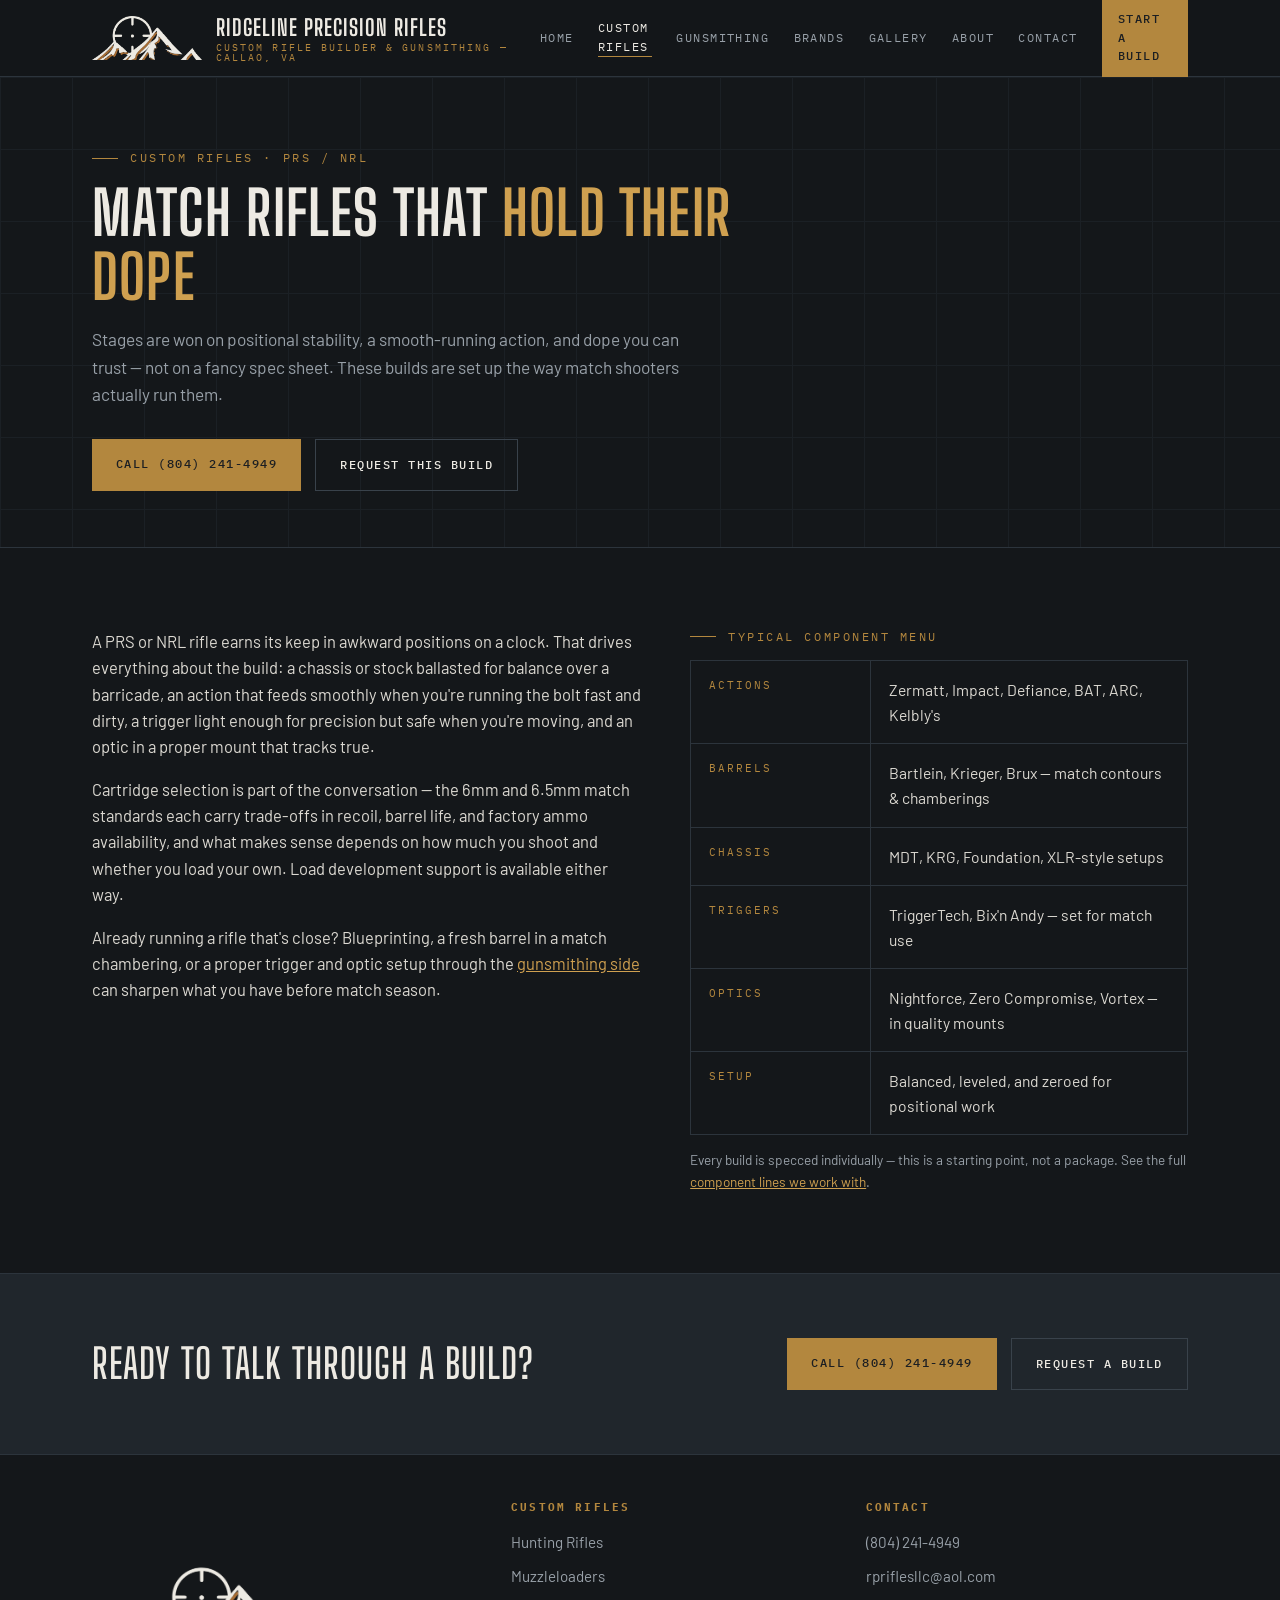
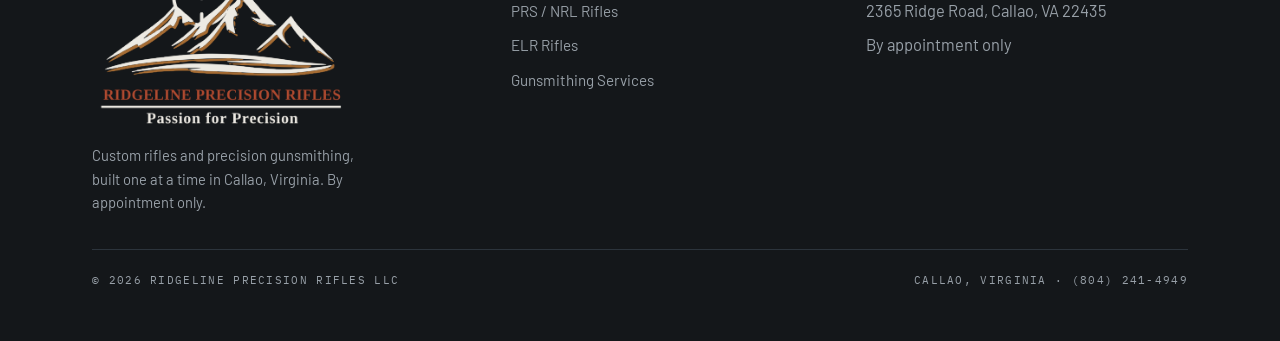
<file: prs-nrl-rifles.html>
<!DOCTYPE html>
<html lang="en">
<head>
<meta charset="UTF-8">
<meta name="viewport" content="width=device-width, initial-scale=1.0">
<title>PRS &amp; NRL Match Rifle Builds | Ridgeline Precision Rifles | Callao, VA</title>
<meta name="description" content="Custom PRS and NRL competition rifles built in Callao, Virginia — chassis-based match guns set up for positional stability, smooth cycling, and repeatable dope.">
<link rel="canonical" href="https://rprifle.com/prs-nrl-rifles.html">
<meta property="og:title" content="PRS &amp; NRL Match Rifle Builds | Ridgeline Precision Rifles | Callao, VA">
<meta property="og:description" content="Custom PRS and NRL competition rifles built in Callao, Virginia — chassis-based match guns set up for positional stability, smooth cycling, and repeatable dope.">
<meta property="og:type" content="website">
<meta property="og:url" content="https://rprifle.com/prs-nrl-rifles.html">
<meta property="og:image" content="https://rprifle.com/build1.png">
<link rel="preconnect" href="https://fonts.googleapis.com"><link rel="preconnect" href="https://fonts.gstatic.com" crossorigin><link href="https://fonts.googleapis.com/css2?family=Big+Shoulders+Display:wght@500;600;700&family=Barlow:wght@400;500;600&family=IBM+Plex+Mono:wght@400;500&display=swap" rel="stylesheet">
<link rel="icon" type="image/png" href="favicon.png">
<link rel="stylesheet" href="style.css">
</head>
<body>
<header>
  <div class="wrap nav">
    <a class="brand" href="index.html">
      <img class="brand-mark" src="logo-mark.png" alt="">
      <span class="brand-text"><b>Ridgeline Precision Rifles</b>
      <span>Custom Rifle Builder &amp; Gunsmithing &mdash; Callao, VA</span></span>
    </a>
    <button class="nav-toggle" aria-expanded="false" aria-controls="navlinks" onclick="var n=document.getElementById('navlinks');var o=n.classList.toggle('open');this.setAttribute('aria-expanded',o)">Menu</button>
    <nav class="nav-links" id="navlinks">
      <a href="index.html">Home</a>
      <a href="rifles.html" aria-current="page">Custom Rifles</a>
      <a href="gunsmithing.html">Gunsmithing</a>
      <a href="brands.html">Brands</a>
      <a href="gallery.html">Gallery</a>
      <a href="about.html">About</a>
      <a href="contact.html">Contact</a>
      <a class="nav-cta" href="contact.html">Start a Build</a>
    </nav>
  </div>
</header>
<section class="page-hero">
  <div class="wrap">
    <div class="eyebrow">Custom Rifles &middot; PRS / NRL</div>
    <h1>Match rifles that <em>hold their dope</em></h1>
    <p class="lede">Stages are won on positional stability, a smooth-running action, and dope you can trust — not on a fancy spec sheet. These builds are set up the way match shooters actually run them.</p>
    <div class="cta-row">
      <a class="btn btn-brass" href="tel:8042414949">Call (804) 241-4949</a>
      <a class="btn btn-ghost" href="contact.html">Request This Build</a>
    </div>
  </div>
</section>

<section>
  <div class="wrap">
    <div class="split">
      <div class="prose">
        <p>A PRS or NRL rifle earns its keep in awkward positions on a clock. That drives everything about the build: a chassis or stock ballasted for balance over a barricade, an action that feeds smoothly when you're running the bolt fast and dirty, a trigger light enough for precision but safe when you're moving, and an optic in a proper mount that tracks true.</p>
        <p>Cartridge selection is part of the conversation &mdash; the 6mm and 6.5mm match standards each carry trade-offs in recoil, barrel life, and factory ammo availability, and what makes sense depends on how much you shoot and whether you load your own. Load development support is available either way.</p>
        <p>Already running a rifle that's close? Blueprinting, a fresh barrel in a match chambering, or a proper trigger and optic setup through the <a href="gunsmithing.html">gunsmithing side</a> can sharpen what you have before match season.</p>
      </div>
      <div>
        <div class="eyebrow">Typical Component Menu</div>
        <dl class="comp-menu">
      <div><dt>Actions</dt><dd>Zermatt, Impact, Defiance, BAT, ARC, Kelbly's</dd></div>
      <div><dt>Barrels</dt><dd>Bartlein, Krieger, Brux &mdash; match contours &amp; chamberings</dd></div>
      <div><dt>Chassis</dt><dd>MDT, KRG, Foundation, XLR-style setups</dd></div>
      <div><dt>Triggers</dt><dd>TriggerTech, Bix'n Andy &mdash; set for match use</dd></div>
      <div><dt>Optics</dt><dd>Nightforce, Zero Compromise, Vortex &mdash; in quality mounts</dd></div>
      <div><dt>Setup</dt><dd>Balanced, leveled, and zeroed for positional work</dd></div>
        </dl>
        <p style="margin-top:14px;font-size:.85rem;color:var(--text-dim)">Every build is specced individually &mdash; this is a starting point, not a package. See the full <a href="brands.html">component lines we work with</a>.</p>
      </div>
    </div>
  </div>
</section>
<section class="cta-band">
  <div class="wrap">
    <h2>Ready to talk through a build?</h2>
    <div class="cta-row" style="margin-top:0">
      <a class="btn btn-brass" href="tel:8042414949">Call (804) 241-4949</a>
      <a class="btn btn-ghost" href="contact.html">Request a Build</a>
    </div>
  </div>
</section>
<footer>
  <div class="wrap">
    <div class="foot">
      <div>
        <a class="brand" href="index.html"><img class="foot-logo" src="logo-full-reversed.png" alt="Ridgeline Precision Rifles LLC &mdash; Passion for Precision"></a>
        <p style="margin-top:14px;font-size:.92rem;max-width:36ch">Custom rifles and precision gunsmithing, built one at a time in Callao, Virginia. By appointment only.</p>
      </div>
      <div>
        <h4>Custom Rifles</h4>
        <ul>
          <li><a href="hunting-rifles.html">Hunting Rifles</a></li>
          <li><a href="muzzleloaders.html">Muzzleloaders</a></li>
          <li><a href="prs-nrl-rifles.html">PRS / NRL Rifles</a></li>
          <li><a href="elr-rifles.html">ELR Rifles</a></li>
          <li><a href="gunsmithing.html">Gunsmithing Services</a></li>
        </ul>
      </div>
      <div>
        <h4>Contact</h4>
        <ul>
          <li><a href="tel:8042414949">(804) 241-4949</a></li>
          <li><a href="mailto:rpriflesllc@aol.com">rpriflesllc@aol.com</a></li>
          <li>2365 Ridge Road, Callao, VA 22435</li>
          <li>By appointment only</li>
        </ul>
      </div>
    </div>
    <div class="foot-legal">
      <span>&copy; 2026 Ridgeline Precision Rifles LLC</span>
      <span>Callao, Virginia &middot; (804) 241-4949</span>
    </div>
  </div>
</footer>
</body>
</html>
</file>
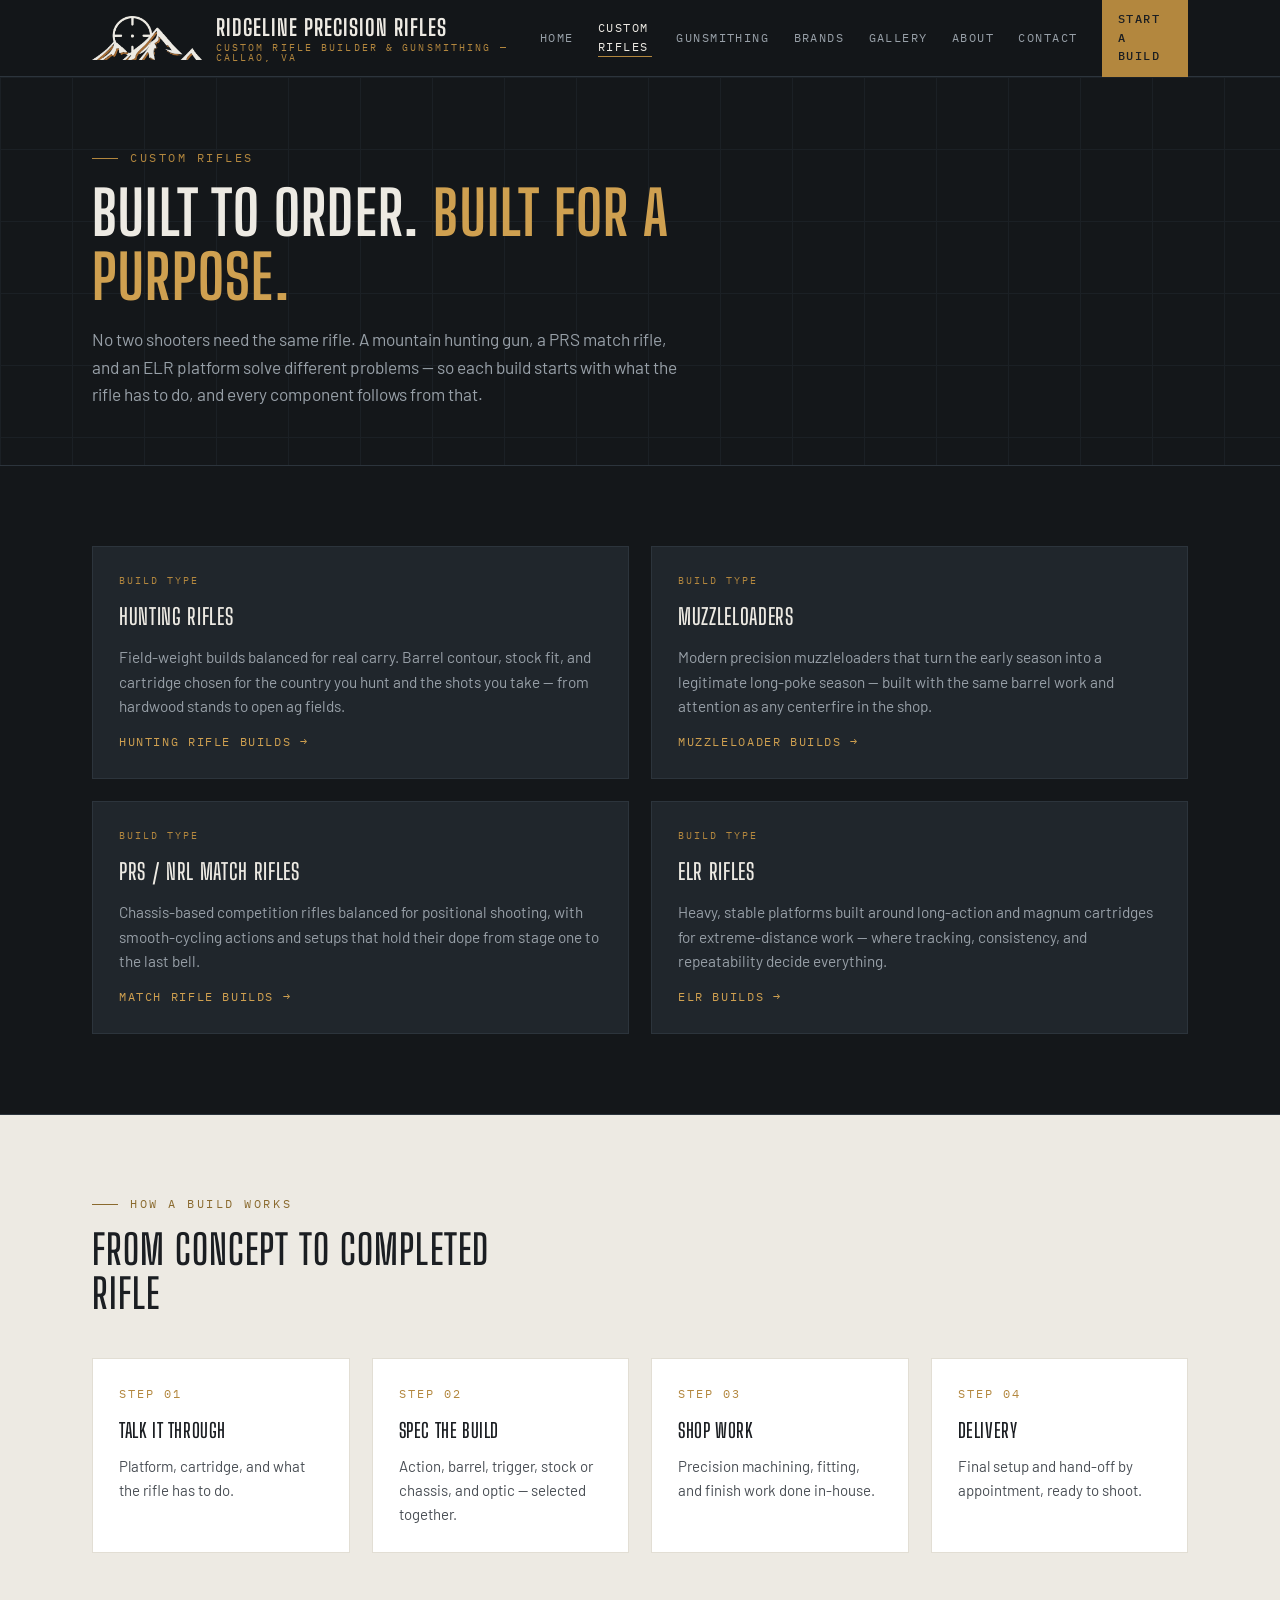
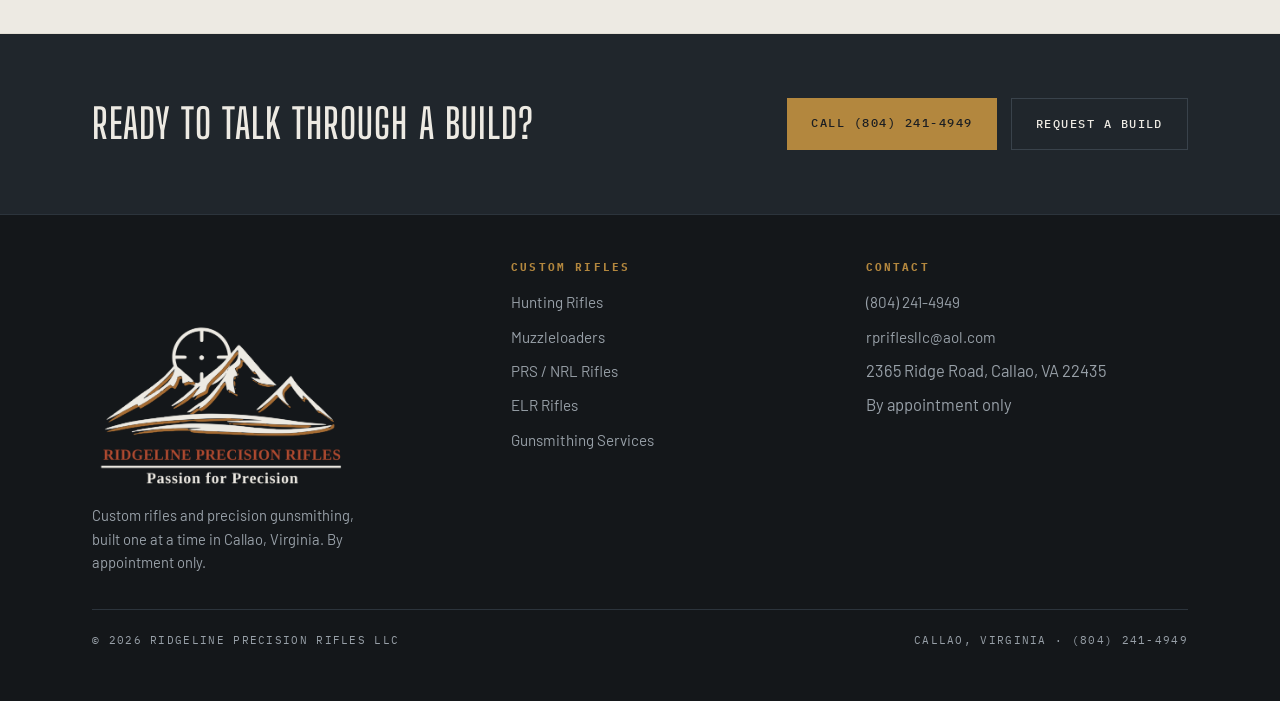
<file: rifles.html>
<!DOCTYPE html>
<html lang="en">
<head>
<meta charset="UTF-8">
<meta name="viewport" content="width=device-width, initial-scale=1.0">
<title>Custom Rifles | Hunting, Muzzleloader, PRS, NRL &amp; ELR Builds | Ridgeline Precision Rifles</title>
<meta name="description" content="Custom rifle builds from Ridgeline Precision Rifles in Callao, Virginia: hunting rifles, precision muzzleloaders, PRS and NRL match rifles, and ELR builds — each built to order around your goals.">
<link rel="canonical" href="https://rprifle.com/rifles.html">
<meta property="og:title" content="Custom Rifles | Hunting, Muzzleloader, PRS, NRL &amp; ELR Builds | Ridgeline Precision Rifles">
<meta property="og:description" content="Custom rifle builds from Ridgeline Precision Rifles in Callao, Virginia: hunting rifles, precision muzzleloaders, PRS and NRL match rifles, and ELR builds — each built to order around your goals.">
<meta property="og:type" content="website">
<meta property="og:url" content="https://rprifle.com/rifles.html">
<meta property="og:image" content="https://rprifle.com/build1.png">
<link rel="preconnect" href="https://fonts.googleapis.com"><link rel="preconnect" href="https://fonts.gstatic.com" crossorigin><link href="https://fonts.googleapis.com/css2?family=Big+Shoulders+Display:wght@500;600;700&family=Barlow:wght@400;500;600&family=IBM+Plex+Mono:wght@400;500&display=swap" rel="stylesheet">
<link rel="icon" type="image/png" href="favicon.png">
<link rel="stylesheet" href="style.css">
</head>
<body>
<header>
  <div class="wrap nav">
    <a class="brand" href="index.html">
      <img class="brand-mark" src="logo-mark.png" alt="">
      <span class="brand-text"><b>Ridgeline Precision Rifles</b>
      <span>Custom Rifle Builder &amp; Gunsmithing &mdash; Callao, VA</span></span>
    </a>
    <button class="nav-toggle" aria-expanded="false" aria-controls="navlinks" onclick="var n=document.getElementById('navlinks');var o=n.classList.toggle('open');this.setAttribute('aria-expanded',o)">Menu</button>
    <nav class="nav-links" id="navlinks">
      <a href="index.html">Home</a>
      <a href="rifles.html" aria-current="page">Custom Rifles</a>
      <a href="gunsmithing.html">Gunsmithing</a>
      <a href="brands.html">Brands</a>
      <a href="gallery.html">Gallery</a>
      <a href="about.html">About</a>
      <a href="contact.html">Contact</a>
      <a class="nav-cta" href="contact.html">Start a Build</a>
    </nav>
  </div>
</header>
<section class="page-hero">
  <div class="wrap">
    <div class="eyebrow">Custom Rifles</div>
    <h1>Built to order. <em>Built for a purpose.</em></h1>
    <p class="lede">No two shooters need the same rifle. A mountain hunting gun, a PRS match rifle, and an ELR platform solve different problems &mdash; so each build starts with what the rifle has to do, and every component follows from that.</p>
  </div>
</section>

<section>
  <div class="wrap">
    <div class="grid-2">
      <a class="card" href="hunting-rifles.html">
        <div class="tag">Build Type</div>
        <h3>Hunting Rifles</h3>
        <p>Field-weight builds balanced for real carry. Barrel contour, stock fit, and cartridge chosen for the country you hunt and the shots you take &mdash; from hardwood stands to open ag fields.</p>
        <span class="more">Hunting rifle builds &rarr;</span>
      </a>
      <a class="card" href="muzzleloaders.html">
        <div class="tag">Build Type</div>
        <h3>Muzzleloaders</h3>
        <p>Modern precision muzzleloaders that turn the early season into a legitimate long-poke season &mdash; built with the same barrel work and attention as any centerfire in the shop.</p>
        <span class="more">Muzzleloader builds &rarr;</span>
      </a>
      <a class="card" href="prs-nrl-rifles.html">
        <div class="tag">Build Type</div>
        <h3>PRS / NRL Match Rifles</h3>
        <p>Chassis-based competition rifles balanced for positional shooting, with smooth-cycling actions and setups that hold their dope from stage one to the last bell.</p>
        <span class="more">Match rifle builds &rarr;</span>
      </a>
      <a class="card" href="elr-rifles.html">
        <div class="tag">Build Type</div>
        <h3>ELR Rifles</h3>
        <p>Heavy, stable platforms built around long-action and magnum cartridges for extreme-distance work &mdash; where tracking, consistency, and repeatability decide everything.</p>
        <span class="more">ELR builds &rarr;</span>
      </a>
    </div>
  </div>
</section>

<section class="light">
  <div class="wrap">
    <div class="section-head">
      <div class="eyebrow">How a Build Works</div>
      <h2>From concept to completed rifle</h2>
    </div>
    <div class="steps">
      <div class="step" style="background:#fff;border-color:var(--bone-deep)"><div class="num">STEP 01</div><h3 style="color:var(--ink)">Talk it through</h3><p style="color:#4a4f55">Platform, cartridge, and what the rifle has to do.</p></div>
      <div class="step" style="background:#fff;border-color:var(--bone-deep)"><div class="num">STEP 02</div><h3 style="color:var(--ink)">Spec the build</h3><p style="color:#4a4f55">Action, barrel, trigger, stock or chassis, and optic &mdash; selected together.</p></div>
      <div class="step" style="background:#fff;border-color:var(--bone-deep)"><div class="num">STEP 03</div><h3 style="color:var(--ink)">Shop work</h3><p style="color:#4a4f55">Precision machining, fitting, and finish work done in-house.</p></div>
      <div class="step" style="background:#fff;border-color:var(--bone-deep)"><div class="num">STEP 04</div><h3 style="color:var(--ink)">Delivery</h3><p style="color:#4a4f55">Final setup and hand-off by appointment, ready to shoot.</p></div>
    </div>
  </div>
</section>
<section class="cta-band">
  <div class="wrap">
    <h2>Ready to talk through a build?</h2>
    <div class="cta-row" style="margin-top:0">
      <a class="btn btn-brass" href="tel:8042414949">Call (804) 241-4949</a>
      <a class="btn btn-ghost" href="contact.html">Request a Build</a>
    </div>
  </div>
</section>
<footer>
  <div class="wrap">
    <div class="foot">
      <div>
        <a class="brand" href="index.html"><img class="foot-logo" src="logo-full-reversed.png" alt="Ridgeline Precision Rifles LLC &mdash; Passion for Precision"></a>
        <p style="margin-top:14px;font-size:.92rem;max-width:36ch">Custom rifles and precision gunsmithing, built one at a time in Callao, Virginia. By appointment only.</p>
      </div>
      <div>
        <h4>Custom Rifles</h4>
        <ul>
          <li><a href="hunting-rifles.html">Hunting Rifles</a></li>
          <li><a href="muzzleloaders.html">Muzzleloaders</a></li>
          <li><a href="prs-nrl-rifles.html">PRS / NRL Rifles</a></li>
          <li><a href="elr-rifles.html">ELR Rifles</a></li>
          <li><a href="gunsmithing.html">Gunsmithing Services</a></li>
        </ul>
      </div>
      <div>
        <h4>Contact</h4>
        <ul>
          <li><a href="tel:8042414949">(804) 241-4949</a></li>
          <li><a href="mailto:rpriflesllc@aol.com">rpriflesllc@aol.com</a></li>
          <li>2365 Ridge Road, Callao, VA 22435</li>
          <li>By appointment only</li>
        </ul>
      </div>
    </div>
    <div class="foot-legal">
      <span>&copy; 2026 Ridgeline Precision Rifles LLC</span>
      <span>Callao, Virginia &middot; (804) 241-4949</span>
    </div>
  </div>
</footer>
</body>
</html>
</file>
<file: style.css>
/* Ridgeline Precision Rifles — shared styles */
:root{
  --steel:#14171A;
  --gunmetal:#20262C;
  --parkerized:#39424B;
  --hairline:#2C343C;
  --bone:#EDEAE3;
  --bone-deep:#E2DED4;
  --brass:#B3873E;
  --brass-bright:#CFA050;
  --ink:#1B1E22;
  --text-light:#DCD9D2;
  --text-dim:#98A0A8;
  --display:'Big Shoulders Display',sans-serif;
  --body:'Barlow',sans-serif;
  --mono:'IBM Plex Mono',monospace;
}
*{margin:0;padding:0;box-sizing:border-box}
html{scroll-behavior:smooth;scroll-padding-top:76px}
@media (prefers-reduced-motion: reduce){html{scroll-behavior:auto}*,*::before,*::after{animation:none!important;transition:none!important}}
body{font-family:var(--body);background:var(--steel);color:var(--text-light);line-height:1.6;font-size:16.5px}
img{max-width:100%;display:block}
a{color:var(--brass-bright)}
a:focus-visible,button:focus-visible,input:focus-visible,select:focus-visible,textarea:focus-visible{outline:2px solid var(--brass-bright);outline-offset:2px}
.wrap{max-width:1140px;margin:0 auto;padding:0 22px}

.eyebrow{font-family:var(--mono);font-size:.72rem;letter-spacing:.22em;text-transform:uppercase;color:var(--brass);display:flex;align-items:center;gap:12px;margin-bottom:14px}
.eyebrow::before{content:"";width:26px;height:1px;background:var(--brass)}
.light .eyebrow{color:#8a6a2e}
.light .eyebrow::before{background:#8a6a2e}

/* header */
header{position:sticky;top:0;z-index:50;background:rgba(20,23,26,.94);backdrop-filter:blur(6px);border-bottom:1px solid var(--hairline)}
.nav{display:flex;align-items:center;justify-content:space-between;height:76px;gap:18px}
.brand{display:flex;flex-direction:column;text-decoration:none;line-height:1.05}
.brand b{font-family:var(--display);font-weight:700;font-size:1.4rem;letter-spacing:.045em;color:var(--bone);text-transform:uppercase}
.brand span{font-family:var(--mono);font-size:.6rem;letter-spacing:.22em;color:var(--brass);text-transform:uppercase;margin-top:3px}
.nav-links{display:flex;gap:24px;align-items:center}
.nav-links a{font-family:var(--mono);font-size:.72rem;letter-spacing:.13em;text-transform:uppercase;color:var(--text-dim);text-decoration:none}
.nav-links a:hover,.nav-links a[aria-current="page"]{color:var(--bone)}
.nav-links a[aria-current="page"]{border-bottom:1px solid var(--brass)}
.nav-cta{font-family:var(--mono);font-size:.72rem;letter-spacing:.12em;text-transform:uppercase;color:var(--ink)!important;background:var(--brass);padding:11px 16px;text-decoration:none;font-weight:500;border-bottom:none!important}
.nav-cta:hover{background:var(--brass-bright)}
.nav-toggle{display:none;background:none;border:1px solid var(--parkerized);color:var(--bone);font-family:var(--mono);font-size:.72rem;letter-spacing:.12em;text-transform:uppercase;padding:10px 14px;cursor:pointer}
@media(max-width:1020px){
  .nav-links{display:none;position:absolute;top:76px;left:0;right:0;background:var(--steel);border-bottom:1px solid var(--hairline);flex-direction:column;align-items:stretch;padding:10px 22px 22px;gap:0}
  .nav-links.open{display:flex}
  .nav-links a{padding:13px 0;border-bottom:1px solid var(--hairline)}
  .nav-cta{margin-top:14px;text-align:center}
  .nav-toggle{display:block}
}

/* page hero band */
.page-hero{position:relative;padding:72px 0 56px;border-bottom:1px solid var(--hairline);overflow:hidden}
.page-hero::before{content:"";position:absolute;inset:0;
  background-image:linear-gradient(var(--hairline) 1px,transparent 1px),linear-gradient(90deg,var(--hairline) 1px,transparent 1px);
  background-size:72px 72px;opacity:.32;pointer-events:none}
.page-hero .wrap{position:relative}
h1{font-family:var(--display);font-weight:700;font-size:clamp(2.3rem,4.8vw,3.8rem);line-height:1.04;letter-spacing:.02em;text-transform:uppercase;color:var(--bone);max-width:24ch}
h1 em{font-style:normal;color:var(--brass-bright)}
.lede{margin-top:18px;font-size:1.08rem;color:var(--text-dim);max-width:60ch}

/* home hero */
.hero-home{padding:96px 0 84px}
.hero-inner{display:grid;grid-template-columns:minmax(0,1.15fr) minmax(0,.85fr);gap:56px;align-items:center}
.hero-img{border:1px solid var(--parkerized);position:relative}
.hero-img img{width:100%;height:100%;object-fit:cover;min-height:340px}
.hero-img::after{content:"FEATURED BUILD";position:absolute;left:0;bottom:0;font-family:var(--mono);font-size:.62rem;letter-spacing:.22em;background:var(--steel);color:var(--brass);padding:8px 14px;border-top:1px solid var(--parkerized);border-right:1px solid var(--parkerized)}
@media(max-width:880px){.hero-inner{grid-template-columns:1fr}.hero-home{padding:64px 0 60px}}
.cta-row{display:flex;gap:14px;flex-wrap:wrap;margin-top:30px}
.btn{font-family:var(--mono);font-size:.78rem;letter-spacing:.12em;text-transform:uppercase;text-decoration:none;padding:15px 24px;display:inline-block;font-weight:500}
.btn-brass{background:var(--brass);color:var(--ink)}
.btn-brass:hover{background:var(--brass-bright);color:var(--ink)}
.btn-ghost{border:1px solid var(--parkerized);color:var(--bone)}
.btn-ghost:hover{border-color:var(--brass);color:var(--brass-bright)}
.spec-ticks{display:flex;flex-wrap:wrap;gap:0;margin-top:44px;border:1px solid var(--hairline)}
.spec-ticks div{flex:1 1 180px;padding:16px 18px;border-right:1px solid var(--hairline);font-family:var(--mono);font-size:.7rem;letter-spacing:.14em;text-transform:uppercase;color:var(--text-dim)}
.spec-ticks div:last-child{border-right:none}
.spec-ticks b{display:block;color:var(--bone);font-weight:500;margin-top:4px;font-size:.78rem}

/* sections */
section{padding:80px 0;border-bottom:1px solid var(--hairline)}
section.light{background:var(--bone);color:var(--ink);border-bottom:1px solid var(--bone-deep)}
h2{font-family:var(--display);font-weight:600;font-size:clamp(1.8rem,3.2vw,2.6rem);letter-spacing:.025em;text-transform:uppercase;line-height:1.08;color:var(--bone);max-width:24ch}
.light h2{color:var(--ink)}
h3{font-family:var(--display);font-weight:600;letter-spacing:.03em;text-transform:uppercase}
.section-head{margin-bottom:42px}
.section-head p{margin-top:14px;color:var(--text-dim);max-width:66ch}
.light .section-head p{color:#4a4f55}
.prose p{margin-bottom:16px;max-width:70ch}
.light .prose p{color:#3c4147}
.prose p:last-child{margin-bottom:0}

/* grids and cards */
.grid-2{display:grid;grid-template-columns:1fr 1fr;gap:22px}
.grid-3{display:grid;grid-template-columns:repeat(3,1fr);gap:22px}
.grid-4{display:grid;grid-template-columns:repeat(4,1fr);gap:22px}
@media(max-width:940px){.grid-3,.grid-4{grid-template-columns:1fr 1fr}}
@media(max-width:600px){.grid-2,.grid-3,.grid-4{grid-template-columns:1fr}}
.card{background:var(--gunmetal);border:1px solid var(--hairline);padding:26px}
.card .tag{font-family:var(--mono);font-size:.64rem;letter-spacing:.2em;text-transform:uppercase;color:var(--brass)}
.card h3{font-size:1.4rem;color:var(--bone);margin:10px 0 10px}
.card p{font-size:.96rem;color:var(--text-dim)}
.card .more{display:inline-block;margin-top:14px;font-family:var(--mono);font-size:.72rem;letter-spacing:.14em;text-transform:uppercase;color:var(--brass-bright);text-decoration:none}
.card .more:hover{color:var(--bone)}
a.card{display:block;text-decoration:none}
a.card:hover{border-color:var(--brass)}
.light .card{background:#fff;border:1px solid var(--bone-deep)}
.light .card h3{color:var(--ink)}
.light .card p{color:#4a4f55}
.light .card .tag{color:#8a6a2e}

/* component menu (rifle pages) */
.comp-menu{border:1px solid var(--hairline);margin-top:8px}
.comp-menu div{display:grid;grid-template-columns:180px 1fr;border-bottom:1px solid var(--hairline)}
.comp-menu div:last-child{border-bottom:none}
.comp-menu dt{font-family:var(--mono);font-size:.68rem;letter-spacing:.18em;text-transform:uppercase;color:var(--brass);padding:16px 18px;border-right:1px solid var(--hairline)}
.comp-menu dd{padding:16px 18px;color:var(--text-light);font-size:.98rem}
@media(max-width:600px){.comp-menu div{grid-template-columns:1fr}.comp-menu dt{border-right:none;padding-bottom:0}}

/* brands */
.brand-group{margin-bottom:34px}
.brand-group h3{font-family:var(--mono);font-weight:500;font-size:.78rem;letter-spacing:.2em;text-transform:uppercase;color:#8a6a2e;margin-bottom:14px;display:flex;align-items:center;gap:12px}
.brand-group h3::after{content:"";flex:1;height:1px;background:var(--bone-deep)}
.badges{display:flex;flex-wrap:wrap;gap:10px;align-items:stretch}
.badge{font-family:var(--mono);font-size:.78rem;letter-spacing:.06em;background:#fff;border:1px solid var(--bone-deep);color:var(--ink);padding:9px 14px;display:inline-flex;align-items:center;min-height:44px}
.badge img{height:26px;width:auto;max-width:150px;object-fit:contain}
.badge img[data-failed]{display:none}
.badge img[data-failed]+span{display:inline}
.badge img+span{display:none}

/* process steps */
.steps{display:grid;grid-template-columns:repeat(4,1fr);gap:22px}
@media(max-width:940px){.steps{grid-template-columns:1fr 1fr}}
@media(max-width:600px){.steps{grid-template-columns:1fr}}
.step{border:1px solid var(--hairline);padding:26px;background:var(--gunmetal)}
.step .num{font-family:var(--mono);font-size:.72rem;letter-spacing:.18em;color:var(--brass)}
.step h3{font-size:1.25rem;color:var(--bone);margin:10px 0 8px}
.step p{font-size:.94rem;color:var(--text-dim)}

/* gallery */
.gallery-grid{display:grid;grid-template-columns:repeat(3,1fr);gap:22px}
@media(max-width:880px){.gallery-grid{grid-template-columns:1fr}}
.g-item{border:1px solid var(--hairline);background:var(--gunmetal)}
.g-item img{width:100%;aspect-ratio:4/3;object-fit:cover}
.g-item figcaption{padding:16px 18px}
.g-item .tag{font-family:var(--mono);font-size:.62rem;letter-spacing:.2em;text-transform:uppercase;color:var(--brass)}
.g-item h3{font-size:1.2rem;color:var(--bone);margin-top:6px}
.g-wide{grid-column:1 / -1}
.g-wide img{aspect-ratio:21/9}
.gallery-note{margin-top:22px;font-family:var(--mono);font-size:.72rem;letter-spacing:.1em;color:var(--text-dim);text-transform:uppercase}
.gallery-note a{color:var(--brass-bright)}

/* FAQ */
details{border:1px solid var(--bone-deep);background:#fff;margin-bottom:12px}
summary{cursor:pointer;padding:18px 22px;font-weight:600;color:var(--ink);list-style:none;display:flex;justify-content:space-between;align-items:center;gap:16px}
summary::after{content:"+";font-family:var(--mono);color:#8a6a2e;font-size:1.1rem}
details[open] summary::after{content:"\2013"}
details p{padding:0 22px 18px;color:#4a4f55}

/* form + contact */
.split{display:grid;grid-template-columns:1.05fr .95fr;gap:48px;align-items:start}
@media(max-width:880px){.split{grid-template-columns:1fr}}
form{display:grid;gap:14px}
label{font-family:var(--mono);font-size:.68rem;letter-spacing:.16em;text-transform:uppercase;color:var(--text-dim);display:block;margin-bottom:6px}
input,select,textarea{width:100%;background:var(--gunmetal);border:1px solid var(--parkerized);color:var(--bone);padding:13px 14px;font-family:var(--body);font-size:1rem}
select{appearance:none}
textarea{min-height:120px;resize:vertical}
.form-row{display:grid;grid-template-columns:1fr 1fr;gap:14px}
@media(max-width:600px){.form-row{grid-template-columns:1fr}}
.form-note{font-size:.85rem;color:var(--text-dim)}
.contact-card{border:1px solid var(--hairline);background:var(--gunmetal);padding:28px}
.contact-card dl{display:grid;gap:18px;margin-top:8px}
.contact-card dt{font-family:var(--mono);font-size:.66rem;letter-spacing:.2em;text-transform:uppercase;color:var(--brass)}
.contact-card dd{font-size:1.05rem;color:var(--bone);margin-top:3px}
.contact-card dd a{color:var(--bone);text-decoration:none}
.contact-card dd a:hover{color:var(--brass-bright)}
.map{margin-top:26px;border:1px solid var(--hairline)}
.map iframe{display:block;width:100%;height:280px;border:0;filter:grayscale(.4)}

/* CTA band */
.cta-band{padding:64px 0;border-bottom:1px solid var(--hairline);background:var(--gunmetal)}
.cta-band .wrap{display:flex;justify-content:space-between;align-items:center;gap:26px;flex-wrap:wrap}
.cta-band h2{max-width:none}

/* footer */
footer{padding:44px 0 52px;color:var(--text-dim)}
.foot{display:grid;grid-template-columns:1.2fr 1fr 1fr;gap:32px}
@media(max-width:880px){.foot{grid-template-columns:1fr}}
.foot h4{font-family:var(--mono);font-size:.68rem;letter-spacing:.2em;text-transform:uppercase;color:var(--brass);margin-bottom:12px}
.foot ul{list-style:none}
.foot li{margin-bottom:8px}
.foot a{color:var(--text-dim);text-decoration:none;font-size:.95rem}
.foot a:hover{color:var(--bone)}
.foot .brand b{font-size:1.15rem}
.foot-legal{margin-top:34px;padding-top:22px;border-top:1px solid var(--hairline);font-family:var(--mono);font-size:.68rem;letter-spacing:.12em;text-transform:uppercase;display:flex;justify-content:space-between;gap:16px;flex-wrap:wrap}

/* brand logo in header & footer */
.brand{flex-direction:row;align-items:center;gap:14px}
.brand-mark{height:44px;width:auto}
.brand-text{display:flex;flex-direction:column;line-height:1.05}
.foot-logo{max-width:260px;height:auto;display:block}
@media(max-width:600px){.brand-mark{height:36px}.brand b{font-size:1.15rem}}
</file>
